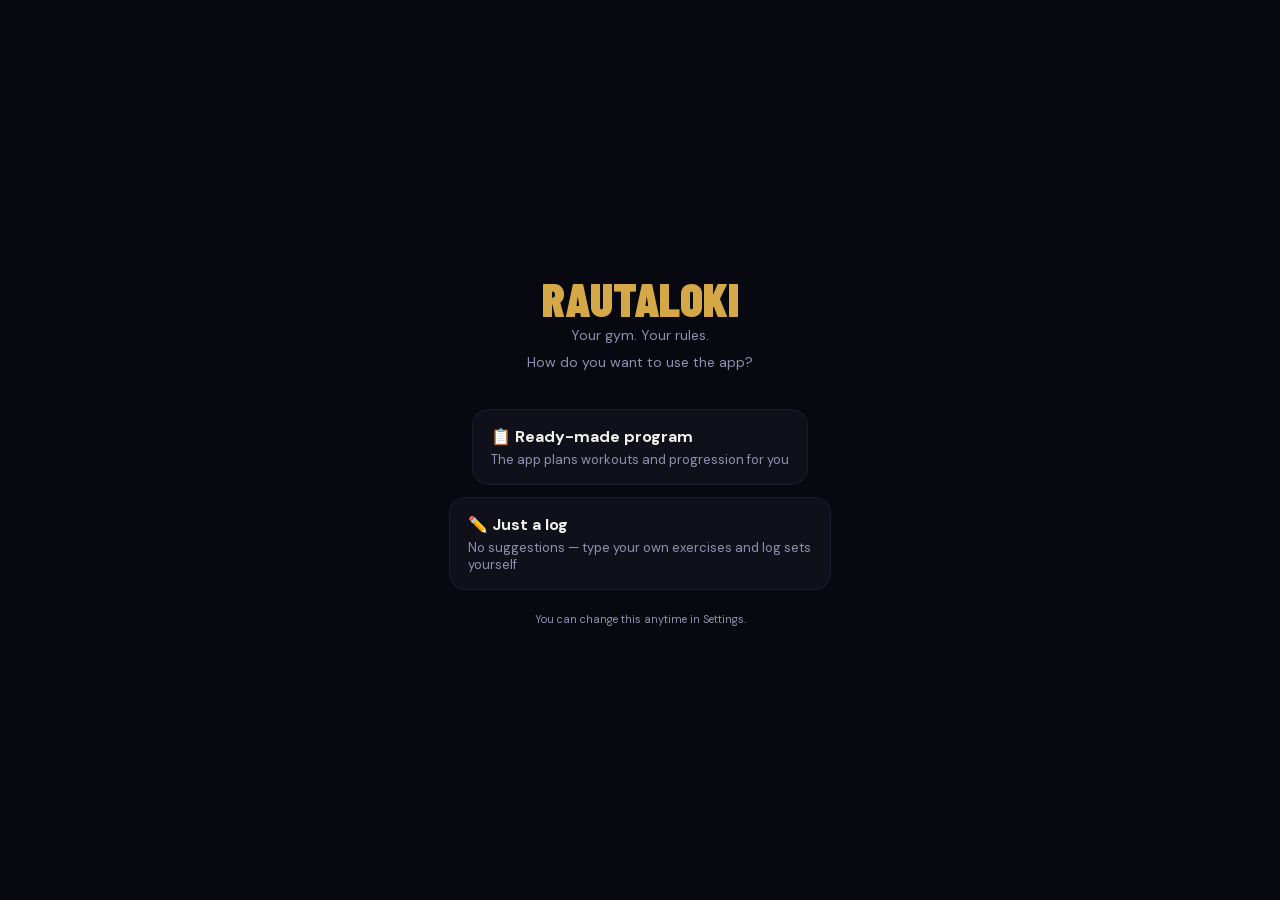
<file: index.html>
<!DOCTYPE html>
<html lang="en">
<head>
<meta charset="UTF-8">
<meta name="viewport" content="width=device-width, initial-scale=1, viewport-fit=cover">
<meta name="apple-mobile-web-app-capable" content="yes">
<meta name="apple-mobile-web-app-status-bar-style" content="black-translucent">
<meta name="apple-mobile-web-app-title" content="Rautaloki">
<meta name="theme-color" content="#080810">
<title>Rautaloki</title>
<link rel="manifest" href="manifest.json">
<link rel="apple-touch-icon" href="icons/apple-touch-icon.png">
<link rel="icon" href="icons/icon-192x192.png">
<link rel="stylesheet" href="styles.css">
</head>
<body>
<div id="app"></div>
<script src="logic.js"></script>
<script src="data.js"></script>
<script src="app.js"></script>
</body>
</html>
</file>
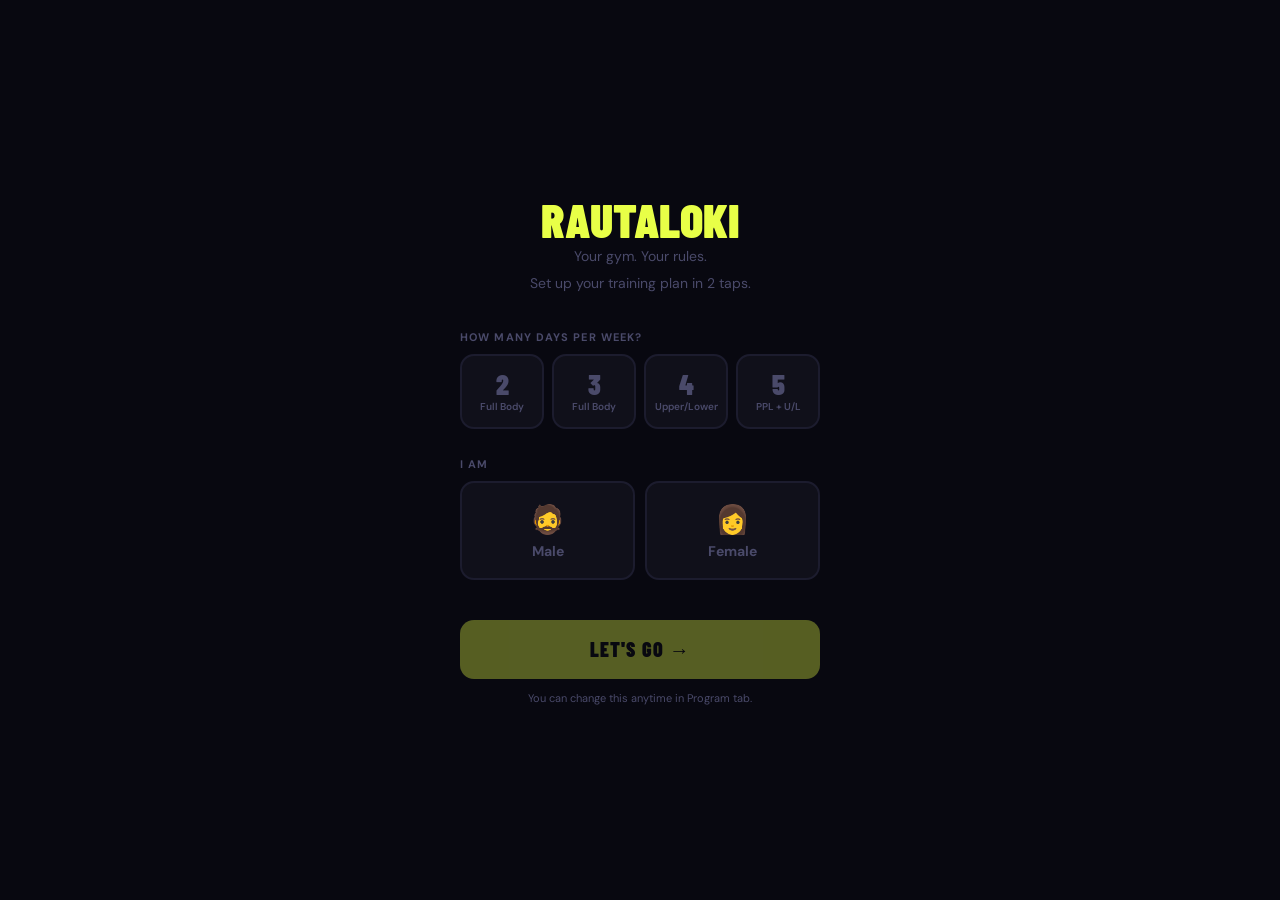
<file: rautaloki.html>
<!DOCTYPE html>
<html lang="en">
<head>
<meta charset="UTF-8">
<meta name="viewport" content="width=device-width, initial-scale=1, viewport-fit=cover">
<meta name="apple-mobile-web-app-capable" content="yes">
<meta name="apple-mobile-web-app-status-bar-style" content="black-translucent">
<meta name="apple-mobile-web-app-title" content="Rautaloki">
<meta name="theme-color" content="#080810">
<title>Rautaloki</title>
<link rel="manifest" href="/manifest.json">
<link rel="apple-touch-icon" href="/icons/apple-touch-icon.png">
<link rel="preconnect" href="https://fonts.googleapis.com">
<link href="https://fonts.googleapis.com/css2?family=Barlow+Condensed:wght@700;800;900&family=DM+Sans:wght@400;500;600;700&display=swap" rel="stylesheet">
<style>
*,*::before,*::after{box-sizing:border-box;margin:0;padding:0;-webkit-tap-highlight-color:transparent}
html,body{height:100%;background:#080810;overscroll-behavior:none}
body{font-family:'DM Sans',sans-serif;color:#f2f0ea;max-width:430px;margin:0 auto}
input[type=number]::-webkit-inner-spin-button,
input[type=number]::-webkit-outer-spin-button{-webkit-appearance:none}
input[type=number]{-moz-appearance:textfield}
button{font-family:'DM Sans',sans-serif;cursor:pointer}
@keyframes slideUp{from{opacity:0;transform:translateY(16px)}to{opacity:1;transform:translateY(0)}}
@keyframes pulse{0%,100%{opacity:1}50%{opacity:.45}}
@keyframes pop{0%{transform:scale(.85);opacity:0}60%{transform:scale(1.08)}100%{transform:scale(1);opacity:1}}
@keyframes fadeIn{from{opacity:0}to{opacity:1}}
.ex-card{animation:slideUp .25s ease both}
.pop-in{animation:pop .35s ease}
.rest-pulse{animation:pulse 1s infinite}
.fade-in{animation:fadeIn .2s ease}
/* Layout */
#app{min-height:100vh}
.page{padding:24px 20px 110px}
.hdr{padding:48px 20px 0;display:flex;justify-content:space-between;align-items:flex-start}
/* Typography */
.logo{font-family:'Barlow Condensed',sans-serif;font-size:18px;font-weight:900;letter-spacing:.15em;color:#e8ff47}
.hdr-sub{font-size:12px;color:#4a4a6a;margin-top:2px}
.h1{font-family:'Barlow Condensed',sans-serif;font-size:42px;font-weight:900;line-height:1;margin-bottom:4px}
.h2{font-family:'Barlow Condensed',sans-serif;font-size:28px;font-weight:800;line-height:1;margin-bottom:12px}
.sub{font-size:13px;color:#4a4a6a;margin-bottom:24px}
.sec-title{font-size:12px;color:#4a4a6a;text-transform:uppercase;letter-spacing:.08em;font-weight:700;margin-bottom:10px}
/* Cards */
.card{background:#10101a;border:1px solid #1c1c2e;border-radius:16px;padding:16px 18px;margin-bottom:10px}
.acard{background:#141420;border:1px solid #e8ff4733;border-radius:16px;padding:16px 18px;margin-bottom:10px}
.scard{background:#0e1a1a;border:1px solid #47ffe833;border-radius:16px;padding:14px 18px;margin-bottom:10px}
/* Stats */
.stats-row{display:grid;grid-template-columns:1fr 1fr 1fr;gap:10px;margin-bottom:28px}
.stat-box{background:#10101a;border:1px solid #1c1c2e;border-radius:14px;padding:14px 10px;text-align:center}
.stat-val{font-family:'Barlow Condensed',sans-serif;font-size:30px;font-weight:900;color:#e8ff47;line-height:1}
.stat-val span{font-size:16px;color:#4a4a6a}
.stat-lbl{font-size:10px;color:#4a4a6a;margin-top:3px;text-transform:uppercase;letter-spacing:.06em}
/* Buttons */
.btn-primary{background:#e8ff47;color:#080810;border:none;border-radius:14px;padding:17px 24px;
  font-family:'Barlow Condensed',sans-serif;font-weight:900;font-size:20px;letter-spacing:.06em;width:100%}
.btn-primary:disabled{opacity:.35;cursor:default}
.btn-ghost{background:transparent;color:#f2f0ea;border:1px solid #1c1c2e;border-radius:14px;
  padding:13px 24px;font-weight:600;font-size:14px;width:100%}
.btn-back{background:none;border:none;color:#e8ff47;font-weight:700;font-size:13px;padding:0}
.btn-tiny{background:transparent;color:#4a4a6a;border:1px solid #1c1c2e;border-radius:8px;padding:6px 12px;font-size:12px}
.btn-swap{background:#1c1c30;border:1px solid #1c1c2e;border-radius:8px;padding:4px 10px;
  color:#4a4a6a;font-size:11px;font-weight:600;white-space:nowrap}
/* Nav */
.nav{position:fixed;bottom:0;left:50%;transform:translateX(-50%);width:100%;max-width:430px;
  background:#0c0c18;border-top:1px solid #1c1c2e;display:flex;
  padding:10px 0 max(22px,env(safe-area-inset-bottom,22px));z-index:100}
.nav-btn{flex:1;background:none;border:none;font-size:10px;font-weight:500;color:#4a4a6a;
  display:flex;flex-direction:column;align-items:center;gap:3px;padding:4px 0;
  letter-spacing:.04em;text-transform:uppercase}
.nav-btn.active{color:#e8ff47;font-weight:700}
/* Tags */
.tag{display:inline-block;background:#1c1c30;border-radius:6px;padding:2px 8px;font-size:11px;color:#4a4a6a;margin-right:4px}
.mtag{display:inline-block;background:#1a1a2e;border-radius:4px;padding:1px 7px;font-size:10px;
  color:#5a5a9a;margin-left:6px;font-weight:600;letter-spacing:.04em;vertical-align:middle}
.badge{display:inline-block;border-radius:99px;padding:2px 10px;font-size:11px;font-weight:700}
/* Progress */
.progress-track{background:#10101a;border-radius:99px;height:5px;margin-bottom:20px;overflow:hidden}
.progress-fill{background:#e8ff47;height:100%;border-radius:99px;transition:width .4s ease}
/* Rest bar */
.rest-bar{position:fixed;bottom:calc(52px + max(22px,env(safe-area-inset-bottom,22px)));left:50%;transform:translateX(-50%);width:100%;max-width:430px;
  background:#0a0a18ee;backdrop-filter:blur(10px);z-index:200;padding:14px 20px;
  display:none;justify-content:space-between;align-items:center;border-top:1px solid #1c1c2e}
.rest-bar.visible{display:flex}
/* Exercise card header */
.ex-header{display:flex;justify-content:space-between;align-items:flex-start;margin-bottom:8px}
.ex-title-area{flex:1}
.ex-title{font-weight:700;font-size:16px;display:flex;align-items:center;flex-wrap:wrap;gap:4px}
.ex-meta{font-size:11px;color:#4a4a6a;margin-top:2px}
.ex-actions{display:flex;gap:6px;align-items:center;margin-left:8px;flex-shrink:0}
.cue-box{background:#0a0a18;border-radius:8px;padding:7px 10px;margin-bottom:10px;
  font-size:11px;color:#5555aa;border-left:2px solid #e8ff4744}
.last-info{font-size:11px;color:#4a4a6a;margin-bottom:10px}
/* Set grid */
.set-grid{display:grid;grid-template-columns:28px 1fr 1fr 52px;gap:6px;align-items:center;margin-bottom:6px}
.set-col-hdr{display:grid;grid-template-columns:28px 1fr 1fr 52px;gap:6px;margin-bottom:6px}
.set-col-hdr span{font-size:10px;color:#4a4a6a;text-align:center;text-transform:uppercase;letter-spacing:.05em}
.set-num{text-align:center;font-size:12px;font-weight:700;color:#4a4a6a}
.set-num.done{color:#e8ff47}
/* Reps button */
.rep-btn{background:#080810;border:1px solid #1c1c2e;border-radius:10px;padding:11px 8px;
  color:#4a4a6a;font-size:15px;width:100%;text-align:center;font-weight:400}
.rep-btn.has-val{color:#f2f0ea;font-weight:700}
.rep-btn.editing{border-color:#ee8877}
.rep-display{background:#e8ff4718;border:1px solid #e8ff4755;border-radius:10px;padding:11px 8px;
  color:#e8ff47;font-weight:700;font-size:15px;text-align:center}
/* KG input */
.kg-inp{background:#080810;border:1px solid #1c1c2e;border-radius:10px;padding:11px 12px;
  color:#f2f0ea;font-size:15px;text-align:center;width:100%}
.kg-inp:focus{border-color:#e8ff47;outline:none}
.kg-inp.editing{border-color:#ee8877}
.kg-display{background:#e8ff4718;border:1px solid #e8ff4755;border-radius:10px;padding:11px 8px;
  color:#e8ff47;font-weight:700;font-size:15px;text-align:center}
/* Action buttons */
.btn-check{background:#e8ff47;border:none;border-radius:10px;padding:11px 0;
  color:#080810;font-weight:800;font-size:13px;width:100%}
.btn-check.dim{opacity:.4;cursor:default}
.btn-emoji{background:none;border:none;font-size:22px;width:100%;text-align:center;padding:4px 0}
/* Swap modal */
.modal-overlay{position:fixed;inset:0;background:#000000cc;z-index:500;
  display:flex;align-items:flex-end;animation:fadeIn .2s ease}
.modal-sheet{background:#12121e;border-radius:20px 20px 0 0;width:100%;max-width:430px;
  margin:0 auto;max-height:75vh;overflow:hidden;display:flex;flex-direction:column}
.modal-hdr{padding:18px 20px 12px;border-bottom:1px solid #1c1c2e;
  display:flex;justify-content:space-between;align-items:center;flex-shrink:0}
.modal-body{overflow-y:auto;padding:12px 16px 24px;-webkit-overflow-scrolling:touch}
.swap-item{padding:12px 14px;border-radius:12px;margin-bottom:8px;cursor:pointer;border:1px solid #1c1c2e}
.swap-item.active{background:#1c1c10;border-color:#e8ff47}
.swap-item.in-use{background:#14141e;opacity:.4;cursor:default}
.swap-item.available{background:#16161e}
.swap-row{display:flex;justify-content:space-between;align-items:center}
.swap-cue{font-size:11px;color:#4a4a7a;margin-top:4px}
/* Block selector */
.block-grid{display:grid;grid-template-columns:1fr 1fr 1fr;gap:6px;margin-bottom:16px}
.block-tab{padding:8px 4px;font-family:'Barlow Condensed',sans-serif;font-weight:900;font-size:13px;
  border-radius:10px;letter-spacing:.02em;line-height:1.2;border:2px solid transparent}
/* Day list */
.day-card{display:flex;justify-content:space-between;align-items:center;cursor:pointer}
.day-arrow{color:#4a4a6a;font-size:18px}
/* Complete */
.complete-center{text-align:center;padding-top:56px;padding-bottom:28px}
/* Misc */
.row{display:flex;justify-content:space-between;align-items:center}
.ex-pill{background:#0a0a18;border-radius:8px;padding:5px 10px;
  display:inline-flex;align-items:center;gap:6px;margin:3px;font-size:12px}
.hint-text{font-size:10px;color:#4a4a6a;text-align:right;margin-bottom:8px;letter-spacing:.03em}
/* Onboarding */
.ob-page{min-height:100vh;display:flex;flex-direction:column;align-items:center;justify-content:center;padding:40px 24px;text-align:center}
.ob-title{font-family:'Barlow Condensed',sans-serif;font-size:48px;font-weight:900;color:#e8ff47;margin-bottom:4px;line-height:1}
.ob-sub{font-size:14px;color:#4a4a6a;margin-bottom:36px;line-height:1.5}
.ob-section{width:100%;max-width:360px;margin-bottom:28px;text-align:left}
.ob-label{font-size:11px;color:#4a4a6a;text-transform:uppercase;letter-spacing:.1em;font-weight:700;margin-bottom:10px}
.ob-options{display:flex;gap:8px;flex-wrap:wrap}
.ob-opt{flex:1;min-width:0;background:#10101a;border:2px solid #1c1c2e;border-radius:14px;padding:14px 8px;
  text-align:center;cursor:pointer;transition:all .15s ease;font-size:14px;font-weight:600;color:#4a4a6a}
.ob-opt:hover{border-color:#4a4a6a}
.ob-opt.selected{border-color:#e8ff47;color:#e8ff47;background:#1c1c10}
.ob-opt .ob-opt-big{font-family:'Barlow Condensed',sans-serif;font-size:28px;font-weight:900;line-height:1;margin-bottom:2px}
.ob-opt .ob-opt-sm{font-size:10px;color:#4a4a6a;margin-top:2px}
.ob-opt.selected .ob-opt-sm{color:#e8ff47aa}
.ob-sex{display:grid;grid-template-columns:1fr 1fr;gap:10px}
.ob-sex .ob-opt{padding:18px 12px}
.ob-sex .ob-opt .ob-emoji{font-size:28px;margin-bottom:4px}
.ob-start{margin-top:12px;width:100%;max-width:360px}
.ob-profile-row{display:flex;gap:8px;align-items:center;justify-content:center;margin-top:8px}
.ob-profile-tag{background:#1c1c30;border-radius:8px;padding:4px 12px;font-size:12px;color:#4a4a6a;cursor:pointer}
.ob-profile-tag:hover{color:#e8ff47;border-color:#e8ff47}
</style>
</head>
<body>
<div id="app"></div>

<script>
// ═══════════════════════════════════════════════════════════════════
// DATA — LIBRARY & BLOCKS
// ═══════════════════════════════════════════════════════════════════
const LIBRARY={
  Quads:[
    {id:"lib_squat",name:"Squat",sets:4,repRange:[6,10],cues:"Full depth, knees track toes, brace hard"},
    {id:"lib_hack_squat",name:"Hack Squat",sets:4,repRange:[8,12],cues:"Feet high on platform, full depth"},
    {id:"lib_leg_press",name:"Leg Press",sets:3,repRange:[10,15],cues:"Shoulder-width feet, don't lock out"},
    {id:"lib_leg_press_n",name:"Leg Press (narrow)",sets:3,repRange:[10,15],cues:"Narrow feet, emphasises outer quad"},
    {id:"lib_leg_ext",name:"Leg Extension",sets:3,repRange:[12,15],cues:"Full range, hard squeeze at top"},
    {id:"lib_split_squat",name:"Bulgarian Split Squat",sets:3,repRange:[8,12],cues:"Front foot forward, torso upright"},
    {id:"lib_lunge",name:"Walking Lunge",sets:3,repRange:[10,14],cues:"Long stride, knee tracks over toes"},
    {id:"lib_goblet_squat",name:"Goblet Squat",sets:3,repRange:[12,15],cues:"Elbows inside knees, chest tall"},
    {id:"lib_step_up",name:"Step-Up",sets:3,repRange:[10,12],cues:"Drive through heel of front foot"},
  ],
  Hamstrings:[
    {id:"lib_deadlift",name:"Deadlift",sets:4,repRange:[5,8],cues:"Lats tight, drive floor away"},
    {id:"lib_rdl",name:"Romanian Deadlift",sets:3,repRange:[8,12],cues:"Push hips back, feel the stretch"},
    {id:"lib_trap_dl",name:"Trap Bar Deadlift",sets:4,repRange:[6,10],cues:"Hips down to start, chest tall"},
    {id:"lib_sumo_dl",name:"Sumo Deadlift",sets:4,repRange:[5,8],cues:"Wide stance, toes out, drive knees out"},
    {id:"lib_leg_curl",name:"Lying Leg Curl",sets:3,repRange:[10,15],cues:"Full ROM, slow 3s eccentric"},
    {id:"lib_seated_curl",name:"Seated Leg Curl",sets:3,repRange:[10,15],cues:"Full stretch, pause at peak"},
    {id:"lib_nordic",name:"Nordic Curl",sets:3,repRange:[6,10],cues:"Slow eccentric, brace core"},
    {id:"lib_good_morning",name:"Good Morning",sets:3,repRange:[10,12],cues:"Soft knees, hinge at hips"},
  ],
  Glutes:[
    {id:"lib_hip_thrust",name:"Hip Thrust",sets:3,repRange:[10,15],cues:"Drive through heels, squeeze at top"},
    {id:"lib_glute_bridge",name:"Barbell Glute Bridge",sets:3,repRange:[12,15],cues:"Feet flat, drive hips to ceiling"},
    {id:"lib_cable_kickback",name:"Cable Kickback",sets:3,repRange:[12,15],cues:"Squeeze glute at top, control down"},
    {id:"lib_abduction",name:"Hip Abduction Machine",sets:3,repRange:[15,20],cues:"Full ROM, don't use momentum"},
  ],
  Calves:[
    {id:"lib_standing_calf",name:"Standing Calf Raise",sets:4,repRange:[12,15],cues:"Full stretch at bottom, pause at top"},
    {id:"lib_seated_calf",name:"Seated Calf Raise",sets:4,repRange:[12,15],cues:"Loaded stretch, pause at top"},
    {id:"lib_leg_press_calf",name:"Leg Press Calf Raise",sets:3,repRange:[15,20],cues:"Toes on edge, full ROM"},
  ],
  Chest:[
    {id:"lib_bench",name:"Bench Press",sets:4,repRange:[8,12],cues:"1s pause at chest, drive through heels"},
    {id:"lib_incline_db",name:"Incline DB Press",sets:3,repRange:[10,15],cues:"Elbows 45°, feel upper chest stretch"},
    {id:"lib_db_bench",name:"DB Bench Press",sets:4,repRange:[8,12],cues:"Greater ROM than barbell, stretch at bottom"},
    {id:"lib_cable_fly",name:"Cable Fly",sets:3,repRange:[12,15],cues:"Slight elbow bend, hard squeeze at center"},
    {id:"lib_pec_deck",name:"Pec Deck",sets:3,repRange:[12,15],cues:"Control the opening, squeeze at center"},
    {id:"lib_db_pullover",name:"DB Pullover",sets:3,repRange:[12,15],cues:"Feel rib cage expand, lats and chest stretch"},
    {id:"lib_dips",name:"Dips (chest focus)",sets:3,repRange:[8,12],cues:"Lean forward, elbows flared slightly"},
    {id:"lib_pushup_weighted",name:"Weighted Push-Up",sets:3,repRange:[10,15],cues:"Weight plate on back, full ROM"},
    {id:"lib_low_cable_fly",name:"Low-to-High Cable Fly",sets:3,repRange:[12,15],cues:"Pull upward arc, squeeze upper chest"},
  ],
  Back:[
    {id:"lib_cable_row",name:"Cable Row",sets:4,repRange:[8,12],cues:"Pull to lower chest, squeeze shoulder blades"},
    {id:"lib_db_row",name:"DB Row",sets:4,repRange:[8,12],cues:"Elbow close to body, full stretch"},
    {id:"lib_chest_row",name:"Chest-Supported Row",sets:4,repRange:[8,12],cues:"Chest on pad, pull elbows hard"},
    {id:"lib_lat_pull",name:"Lat Pulldown",sets:3,repRange:[10,15],cues:"Lean back slightly, pull to upper chest"},
    {id:"lib_pullup",name:"Pull-Up / Chin-Up",sets:3,repRange:[6,12],cues:"Dead hang start, chin over bar"},
    {id:"lib_sa_cable_row",name:"Single-Arm Cable Row",sets:4,repRange:[8,12],cues:"Full rotation, stretch then row to hip"},
    {id:"lib_pullover_cable",name:"Cable Straight-Arm Pullover",sets:3,repRange:[12,15],cues:"Slight elbow bend, feel lats at top"},
    {id:"lib_bb_row",name:"Barbell Row",sets:4,repRange:[6,10],cues:"Hinge 45°, pull to belly button"},
    {id:"lib_tbar_row",name:"T-Bar Row",sets:4,repRange:[8,12],cues:"Neutral grip, chest tall, squeeze"},
  ],
  Shoulders:[
    {id:"lib_ohp",name:"Overhead Press",sets:4,repRange:[6,10],cues:"Straight bar path, brace core"},
    {id:"lib_db_ohp",name:"DB Shoulder Press",sets:4,repRange:[8,12],cues:"Neutral grip, full lockout"},
    {id:"lib_lat_raise",name:"Lateral Raise",sets:3,repRange:[15,20],cues:"Lead with elbows, slight forward lean"},
    {id:"lib_cable_raise",name:"Cable Lateral Raise",sets:3,repRange:[15,20],cues:"Elbow leads, don't shrug"},
    {id:"lib_face_pull",name:"Face Pull",sets:3,repRange:[15,20],cues:"Pull to forehead, external rotate"},
    {id:"lib_rear_delt",name:"Rear Delt Fly",sets:3,repRange:[15,20],cues:"Lead with elbows, avoid traps"},
    {id:"lib_upright_row",name:"Upright Row",sets:3,repRange:[10,15],cues:"Wide grip, elbows high, cable preferred"},
    {id:"lib_arnold_press",name:"Arnold Press",sets:3,repRange:[10,12],cues:"Rotate palm out as you press"},
  ],
  Biceps:[
    {id:"lib_bb_curl",name:"Barbell Curl",sets:3,repRange:[10,15],cues:"No swinging, full ROM"},
    {id:"lib_hammer",name:"Hammer Curl",sets:3,repRange:[10,15],cues:"Neutral grip, no swinging"},
    {id:"lib_incline_curl",name:"Incline DB Curl",sets:3,repRange:[10,15],cues:"Arms behind torso for extra stretch"},
    {id:"lib_spider_curl",name:"Spider Curl",sets:3,repRange:[10,15],cues:"Chest on incline, elbows forward"},
    {id:"lib_cable_curl",name:"Cable Curl",sets:3,repRange:[12,15],cues:"Constant tension, squeeze at top"},
    {id:"lib_conc_curl",name:"Concentration Curl",sets:3,repRange:[12,15],cues:"Elbow on inner thigh, strict form"},
    {id:"lib_reverse_curl",name:"Reverse Curl",sets:3,repRange:[10,15],cues:"Overhand grip, targets brachialis"},
  ],
  Triceps:[
    {id:"lib_skull",name:"Skullcrusher",sets:3,repRange:[10,15],cues:"Upper arms vertical, full extension"},
    {id:"lib_pushdown",name:"Cable Pushdown",sets:3,repRange:[12,15],cues:"Elbows locked at sides, full extension"},
    {id:"lib_overhead_tri",name:"Overhead Tricep Extension",sets:3,repRange:[10,15],cues:"Elbows forward, stretch at bottom"},
    {id:"lib_dips_tri",name:"Tricep Dips",sets:3,repRange:[8,12],cues:"Upright torso, elbows close"},
    {id:"lib_kickback",name:"DB Kickback",sets:3,repRange:[12,15],cues:"Upper arm parallel to floor, full extension"},
    {id:"lib_close_bench",name:"Close-Grip Bench Press",sets:3,repRange:[8,12],cues:"Hands shoulder-width, elbows tight"},
  ],
};

// ═══════════════════════════════════════════════════════════════════
// STORAGE (must be first — everything else depends on ls)
// ═══════════════════════════════════════════════════════════════════
const SK={weights:"il_weights",history:"il_history",nextDay:"il_nextDay",blockStart:"il_blockStart",blockIdx:"il_blockIdx"};
const ls={
  get(k){try{const v=localStorage.getItem(k);return v?JSON.parse(v):null;}catch{return null;}},
  set(k,v){try{localStorage.setItem(k,JSON.stringify(v));}catch{}}
};

// ═══════════════════════════════════════════════════════════════════
// PROFILE
// ═══════════════════════════════════════════════════════════════════
function getProfile(){return ls.get("il_profile")||null;}
function saveProfile(p){ls.set("il_profile",p);}
function getSettings(){return ls.get("il_settings")||{restSeconds:90};}
function saveSetting(key,val){const s=getSettings();s[key]=val;ls.set("il_settings",s);}
function getRestDuration(){const s=getSettings();return s.restSeconds!==undefined?s.restSeconds:90;}

// ═══════════════════════════════════════════════════════════════════
// I18N — Language / Kieli
// ═══════════════════════════════════════════════════════════════════
function getLang(){return getSettings().lang||'en';}
function setLang(lang){saveSetting('lang',lang);document.documentElement.lang=lang;render();}
function t(key){return(T[getLang()]||T.en)[key]||T.en[key]||key;}

const T={
en:{
// Exercise names
lib_squat:"Squat",lib_hack_squat:"Hack Squat",lib_leg_press:"Leg Press",lib_leg_press_n:"Leg Press (narrow)",
lib_leg_ext:"Leg Extension",lib_split_squat:"Bulgarian Split Squat",lib_lunge:"Walking Lunge",lib_goblet_squat:"Goblet Squat",
lib_step_up:"Step-Up",lib_deadlift:"Deadlift",lib_rdl:"Romanian Deadlift",lib_trap_dl:"Trap Bar Deadlift",
lib_sumo_dl:"Sumo Deadlift",lib_leg_curl:"Lying Leg Curl",lib_seated_curl:"Seated Leg Curl",lib_nordic:"Nordic Curl",
lib_good_morning:"Good Morning",lib_hip_thrust:"Hip Thrust",lib_glute_bridge:"Barbell Glute Bridge",
lib_cable_kickback:"Cable Kickback",lib_abduction:"Hip Abduction Machine",lib_standing_calf:"Standing Calf Raise",
lib_seated_calf:"Seated Calf Raise",lib_leg_press_calf:"Leg Press Calf Raise",lib_bench:"Bench Press",
lib_incline_db:"Incline DB Press",lib_db_bench:"DB Bench Press",lib_cable_fly:"Cable Fly",lib_pec_deck:"Pec Deck",
lib_db_pullover:"DB Pullover",lib_dips:"Dips (chest focus)",lib_pushup_weighted:"Weighted Push-Up",
lib_low_cable_fly:"Low-to-High Cable Fly",lib_cable_row:"Cable Row",lib_db_row:"DB Row",
lib_chest_row:"Chest-Supported Row",lib_lat_pull:"Lat Pulldown",lib_pullup:"Pull-Up / Chin-Up",
lib_sa_cable_row:"Single-Arm Cable Row",lib_pullover_cable:"Cable Straight-Arm Pullover",lib_bb_row:"Barbell Row",
lib_tbar_row:"T-Bar Row",lib_ohp:"Overhead Press",lib_db_ohp:"DB Shoulder Press",lib_lat_raise:"Lateral Raise",
lib_cable_raise:"Cable Lateral Raise",lib_face_pull:"Face Pull",lib_rear_delt:"Rear Delt Fly",
lib_upright_row:"Upright Row",lib_arnold_press:"Arnold Press",lib_bb_curl:"Barbell Curl",lib_hammer:"Hammer Curl",
lib_incline_curl:"Incline DB Curl",lib_spider_curl:"Spider Curl",lib_cable_curl:"Cable Curl",
lib_conc_curl:"Concentration Curl",lib_reverse_curl:"Reverse Curl",lib_skull:"Skullcrusher",
lib_pushdown:"Cable Pushdown",lib_overhead_tri:"Overhead Tricep Extension",lib_dips_tri:"Tricep Dips",
lib_kickback:"DB Kickback",lib_close_bench:"Close-Grip Bench Press",
// Cues
cue_lib_squat:"Full depth, knees track toes, brace hard",
cue_lib_hack_squat:"Feet high on platform, full depth",
cue_lib_leg_press:"Shoulder-width feet, don't lock out",
cue_lib_leg_press_n:"Narrow feet, emphasises outer quad",
cue_lib_leg_ext:"Full range, hard squeeze at top",
cue_lib_split_squat:"Front foot forward, torso upright",
cue_lib_lunge:"Long stride, knee tracks over toes",
cue_lib_goblet_squat:"Elbows inside knees, chest tall",
cue_lib_step_up:"Drive through heel of front foot",
cue_lib_deadlift:"Lats tight, drive floor away",
cue_lib_rdl:"Push hips back, feel the stretch",
cue_lib_trap_dl:"Hips down to start, chest tall",
cue_lib_sumo_dl:"Wide stance, toes out, drive knees out",
cue_lib_leg_curl:"Full ROM, slow 3s eccentric",
cue_lib_seated_curl:"Full stretch, pause at peak",
cue_lib_nordic:"Slow eccentric, brace core",
cue_lib_good_morning:"Soft knees, hinge at hips",
cue_lib_hip_thrust:"Drive through heels, squeeze at top",
cue_lib_glute_bridge:"Feet flat, drive hips to ceiling",
cue_lib_cable_kickback:"Squeeze glute at top, control down",
cue_lib_abduction:"Full ROM, don't use momentum",
cue_lib_standing_calf:"Full stretch at bottom, pause at top",
cue_lib_seated_calf:"Loaded stretch, pause at top",
cue_lib_leg_press_calf:"Toes on edge, full ROM",
cue_lib_bench:"1s pause at chest, drive through heels",
cue_lib_incline_db:"Elbows 45°, feel upper chest stretch",
cue_lib_db_bench:"Greater ROM than barbell, stretch at bottom",
cue_lib_cable_fly:"Slight elbow bend, hard squeeze at center",
cue_lib_pec_deck:"Control the opening, squeeze at center",
cue_lib_db_pullover:"Feel rib cage expand, lats and chest stretch",
cue_lib_dips:"Lean forward, elbows flared slightly",
cue_lib_pushup_weighted:"Weight plate on back, full ROM",
cue_lib_low_cable_fly:"Pull upward arc, squeeze upper chest",
cue_lib_cable_row:"Pull to lower chest, squeeze shoulder blades",
cue_lib_db_row:"Elbow close to body, full stretch",
cue_lib_chest_row:"Chest on pad, pull elbows hard",
cue_lib_lat_pull:"Lean back slightly, pull to upper chest",
cue_lib_pullup:"Dead hang start, chin over bar",
cue_lib_sa_cable_row:"Full rotation, stretch then row to hip",
cue_lib_pullover_cable:"Slight elbow bend, feel lats at top",
cue_lib_bb_row:"Hinge 45°, pull to belly button",
cue_lib_tbar_row:"Neutral grip, chest tall, squeeze",
cue_lib_ohp:"Straight bar path, brace core",
cue_lib_db_ohp:"Neutral grip, full lockout",
cue_lib_lat_raise:"Lead with elbows, slight forward lean",
cue_lib_cable_raise:"Elbow leads, don't shrug",
cue_lib_face_pull:"Pull to forehead, external rotate",
cue_lib_rear_delt:"Lead with elbows, avoid traps",
cue_lib_upright_row:"Wide grip, elbows high, cable preferred",
cue_lib_arnold_press:"Rotate palm out as you press",
cue_lib_bb_curl:"No swinging, full ROM",
cue_lib_hammer:"Neutral grip, no swinging",
cue_lib_incline_curl:"Arms behind torso for extra stretch",
cue_lib_spider_curl:"Chest on incline, elbows forward",
cue_lib_cable_curl:"Constant tension, squeeze at top",
cue_lib_conc_curl:"Elbow on inner thigh, strict form",
cue_lib_reverse_curl:"Overhand grip, targets brachialis",
cue_lib_skull:"Upper arms vertical, full extension",
cue_lib_pushdown:"Elbows locked at sides, full extension",
cue_lib_overhead_tri:"Elbows forward, stretch at bottom",
cue_lib_dips_tri:"Upright torso, elbows close",
cue_lib_kickback:"Upper arm parallel to floor, full extension",
cue_lib_close_bench:"Hands shoulder-width, elbows tight",
// Muscle groups
muscle_Quads:"Quads",muscle_Hamstrings:"Hamstrings",muscle_Glutes:"Glutes",muscle_Calves:"Calves",
muscle_Chest:"Chest",muscle_Back:"Back",muscle_Shoulders:"Shoulders",muscle_Biceps:"Biceps",muscle_Triceps:"Triceps",
// Block themes
"theme_Barbell Compounds":"Barbell Compounds","theme_Dumbbell & Machine":"Dumbbell & Machine",
"theme_Strength Focus":"Strength Focus","theme_Volume & Isolation":"Volume & Isolation",
"theme_Power & Strength":"Power & Strength","theme_Isolation & Volume":"Isolation & Volume",
"theme_Cable & Unilateral":"Cable & Unilateral","theme_Hybrid Strength–Hypertrophy":"Hybrid Strength–Hypertrophy",
"theme_Barbell Foundation":"Barbell Foundation","theme_Dumbbell & Cable":"Dumbbell & Cable",
"theme_Strength Phase":"Strength Phase","theme_Volume & Pump":"Volume & Pump",
// Day labels
"day_Full Body A":"Full Body A","day_Full Body B":"Full Body B","day_Full Body C":"Full Body C",
"day_Upper A":"Upper A","day_Upper B":"Upper B","day_Lower A":"Lower A","day_Lower B":"Lower B",
"day_Push":"Push","day_Pull":"Pull","day_Legs":"Legs","day_Upper":"Upper","day_Lower":"Lower",
// Day focuses
"focus_Squat · Push · Pull · Arms":"Squat · Push · Pull · Arms",
"focus_Hinge · Press · Row · Glutes":"Hinge · Press · Row · Glutes",
"focus_Machine Legs · DB Push · Pull":"Machine Legs · DB Push · Pull",
"focus_Hinge · Shoulders · Back · Iso":"Hinge · Shoulders · Back · Iso",
"focus_Heavy Squat · Bench · Row":"Heavy Squat · Bench · Row",
"focus_Heavy Hinge · OHP · Pull":"Heavy Hinge · OHP · Pull",
"focus_High-Rep Legs · Push · Pull":"High-Rep Legs · Push · Pull",
"focus_High-Rep Hinge · Shoulders · Arms":"High-Rep Hinge · Shoulders · Arms",
"focus_Squat · Push · Pull":"Squat · Push · Pull",
"focus_Hinge · Vertical Push · Triceps":"Hinge · Vertical Push · Triceps",
"focus_Unilateral · Arms · Glutes":"Unilateral · Arms · Glutes",
"focus_Heavy Squat · Push · Pull":"Heavy Squat · Push · Pull",
"focus_Heavy Hinge · OHP · Row":"Heavy Hinge · OHP · Row",
"focus_Unilateral · Strength · Glutes":"Unilateral · Strength · Glutes",
"focus_High-Rep Squat · Push · Pull":"High-Rep Squat · Push · Pull",
"focus_Unilateral · Pump · Glutes":"Unilateral · Pump · Glutes",
"focus_Unilateral Squat · Cable Push/Pull":"Unilateral Squat · Cable Push/Pull",
"focus_Hinge · Press · Row · Triceps":"Hinge · Press · Row · Triceps",
"focus_Unilateral · Pump · Calves":"Unilateral · Pump · Calves",
"focus_Hinge · OHP · Row · Triceps":"Hinge · OHP · Row · Triceps",
"focus_Horizontal Push/Pull":"Horizontal Push/Pull",
"focus_Squat · Glutes · Hamstrings":"Squat · Glutes · Hamstrings",
"focus_Vertical Push/Pull · Arms":"Vertical Push/Pull · Arms",
"focus_Hinge · Unilateral · Calves":"Hinge · Unilateral · Calves",
"focus_DB Press · Machine Row":"DB Press · Machine Row",
"focus_Machine Squat · Glutes":"Machine Squat · Glutes",
"focus_DB Shoulders · Cable Work":"DB Shoulders · Cable Work",
"focus_Hinge · Unilateral":"Hinge · Unilateral",
"focus_Heavy Bench · Row":"Heavy Bench · Row",
"focus_Heavy Squat · Glutes":"Heavy Squat · Glutes",
"focus_Heavy OHP · Pull":"Heavy OHP · Pull",
"focus_Heavy Hinge · Unilateral":"Heavy Hinge · Unilateral",
"focus_Push Volume":"Push Volume",
"focus_Quad & Glute Volume":"Quad & Glute Volume",
"focus_Pull Volume · Arms":"Pull Volume · Arms",
"focus_Hinge Volume · Unilateral":"Hinge Volume · Unilateral",
"focus_Chest · Shoulders · Triceps":"Chest · Shoulders · Triceps",
"focus_Back · Biceps · Rear Delts":"Back · Biceps · Rear Delts",
"focus_Squat · Hinge · Glutes · Calves":"Squat · Hinge · Glutes · Calves",
"focus_Compound Push/Pull · Arms":"Compound Push/Pull · Arms",
"focus_DB Press · Flies · Delts":"DB Press · Flies · Delts",
"focus_Rows · Pulldowns · Curls":"Rows · Pulldowns · Curls",
"focus_Machine Squat · Glutes · Hams":"Machine Squat · Glutes · Hams",
"focus_Press · Row · Accessories":"Press · Row · Accessories",
"focus_Hinge · Unilateral · Glutes":"Hinge · Unilateral · Glutes",
"focus_Heavy Press · Shoulders":"Heavy Press · Shoulders",
"focus_Heavy Row · Pull-Up":"Heavy Row · Pull-Up",
"focus_Heavy Squat · Deadlift":"Heavy Squat · Deadlift",
"focus_Strength Accessories":"Strength Accessories",
"focus_High-Rep Chest · Delts":"High-Rep Chest · Delts",
"focus_High-Rep Rows · Curls":"High-Rep Rows · Curls",
"focus_High-Rep Quads · Glutes":"High-Rep Quads · Glutes",
"focus_Pump Push/Pull · Arms":"Pump Push/Pull · Arms",
"focus_Volume Hinge · Unilateral":"Volume Hinge · Unilateral",
// Navigation
nav_home:"Home",nav_log:"Log",nav_program:"Program",nav_settings:"Settings",
// Home view
home_ready:"Ready to<br>build?",home_days_week:"days/week.",home_full_body:"Full body.",home_split:"Split training.",
home_blocks_variation:"blocks of variation.",stat_sessions:"Sessions",stat_this_week:"This week",stat_to_swap:"To swap",
home_up_next:"UP NEXT",home_day:"DAY",home_start:"START WORKOUT →",
home_block_swap_in:"BLOCK SWAP IN",home_session:"SESSION",home_sessions:"SESSIONS",
home_coming_up:"Coming up:",home_sessions_left:"sessions left",home_session_left:"session left",
home_next:"NEXT",home_all_days:"All days —",
// Workout view
workout_sets_done:"SETS DONE",workout_finish:"✓ FINISH WORKOUT",workout_complete_all:"Complete all sets to finish",
workout_quit:"Quit without completing",workout_rest:"REST",workout_skip:"SKIP",workout_load:"↑ LOAD",
workout_swap:"⇄ Swap",workout_sets:"sets",workout_reps:"reps",workout_last:"Last:",workout_try:"→ try",
workout_col_reps:"Reps ↕",workout_col_set:"#",workout_col_kg:"kg",
workout_hint_edit:"Double-tap 💪🏻 to edit a set",workout_swap_title:"Swap Exercise",
workout_muscle:"Muscle:",workout_current:"current",workout_in_use:"in use",workout_cancel:"Cancel workout?",
// Complete view
complete_done:"DONE!",complete_min:"min",stat_duration:"Duration",stat_exercises:"Exercises",
stat_volume:"kg Vol.",complete_switch:"Block Switch!",complete_now_starting:"Now starting",
complete_up_next:"Up next",complete_back:"← BACK TO HOME",
// History view
history_title:"History",history_empty:"No sessions yet. Start today! 💪",
history_ex:"ex",history_vol:"vol.",history_partial:"partial",
// Program view
program_title:"The Program",program_full_body:"FULL BODY",program_split:"SPLIT",
program_per_week:"×/WEEK",program_blocks:"BLOCKS",
program_desc_1:"training blocks that auto-swap every",program_desc_2:"sessions.",
program_desc_swap:"Tap ⇄ Swap during any workout to replace an unavailable exercise.",
program_sessions_until:"sessions until",program_session_until:"session until",program_active:"Active now",
// Settings view
settings_title:"Settings",settings_language:"Language",settings_rest:"Rest Timer",
settings_rest_desc:"Time between sets after marking done",settings_rest_off:"Off",settings_setup:"Your Setup",
settings_per_week:"per week",settings_female:"Female",settings_male:"Male",
settings_full_body:"Full Body",settings_split:"Split",settings_program:"program",
settings_change:"CHANGE",settings_how_to:"How to Use",settings_data:"Data",
settings_reset:"Reset All Data",settings_reset_warn:"Clears all history, weights, and settings. Cannot be undone.",
settings_how_1:"Tap a rep number",settings_how_1b:"to cycle through the rep range (starts at top, counts down).",
settings_how_2:"Enter weight in kg",settings_how_2b:"— filling one set auto-fills forward to all undone sets.",
settings_how_3:"Tap ✓",settings_how_3b:"to mark a set done. A rest timer starts automatically.",
settings_how_4:"Double-tap 💪🏻",settings_how_4b:"on a completed set to edit it.",
settings_how_5:"⇄ Swap",settings_how_5b:"lets you swap any exercise for another in the same muscle group.",
settings_how_6:"↑ LOAD",settings_how_6b:"means you hit top reps last time — try adding 2.5% weight.",
settings_how_7:"Quit without completing",settings_how_7b:"saves your done sets to history.",
// Onboarding view
ob_tagline:"Your gym. Your rules.",ob_subtitle:"Set up your training plan in 2 taps.",
ob_freq:"How many days per week?",ob_iam:"I am",ob_full_body:"Full Body",ob_upper_lower:"Upper/Lower",
ob_ppl:"PPL + U/L",ob_male:"Male",ob_female:"Female",ob_start:"LET'S GO →",
ob_change_later:"You can change this anytime in Program tab.",
// Quit modal
quit_title:"Quit workout?",quit_save_info:"Completed sets will be saved to your history.",
quit_confirm:"YEAH, I'M OUT",quit_keep:"KEEP GOING 💪",
// Confirm dialogs
confirm_reset_profile:"Reset your profile? Your workout history and weights will be kept, but the program will be regenerated.",
confirm_clear_1:"This will permanently delete ALL your workout history, saved weights, and settings. Are you sure?",
confirm_clear_2:"Really? This cannot be undone.",
// Block label
block_label:"Block",
},
fi:{
// Exercise names
lib_squat:"Kyykky",lib_hack_squat:"Hack-kyykky",lib_leg_press:"Jalkaprässi",lib_leg_press_n:"Jalkaprässi (kapea)",
lib_leg_ext:"Polven ojennus",lib_split_squat:"Bulgarialainen askelkyykky",lib_lunge:"Kävelyaskelkyykky",
lib_goblet_squat:"Goblet-kyykky",lib_step_up:"Penkille nousu",lib_deadlift:"Maastaveto",
lib_rdl:"Romania-maastaveto",lib_trap_dl:"Maastaveto trap-tangolla",lib_sumo_dl:"Sumomaastaveto",
lib_leg_curl:"Jalkakoukistus maaten",lib_seated_curl:"Jalkakoukistus istuen",
lib_nordic:"Pohjoismainen takareisikoukistus",lib_good_morning:"Hyvää huomenta -liike",
lib_hip_thrust:"Lantionnosto",lib_glute_bridge:"Pakarasilta tangolla",lib_cable_kickback:"Pakarapotku taljassa",
lib_abduction:"Lonkan loitonnus koneella",lib_standing_calf:"Pohjenousu seisten",
lib_seated_calf:"Pohjenousu istuen",lib_leg_press_calf:"Pohjenousu jalkaprässissä",
lib_bench:"Penkkipunnerrus",lib_incline_db:"Vinopenkkipunnerrus käsipainoilla",
lib_db_bench:"Penkkipunnerrus käsipainolla",lib_cable_fly:"Ristitaljapunnerrus",lib_pec_deck:"Pec deck",
lib_db_pullover:"Pullover käsipainolla",lib_dips:"Dippi (rinta)",lib_pushup_weighted:"Etunojapunnerrus lisäpainolla",
lib_low_cable_fly:"Ristitaljavipunosto alhaalta",lib_cable_row:"Alataljasoutu",
lib_db_row:"Kulmasoutu käsipainolla",lib_chest_row:"Rintanojasoutu",lib_lat_pull:"Ylätaljaveto",
lib_pullup:"Leuanveto myötä-/vastaotteella",lib_sa_cable_row:"Taljasoutu yhdellä kädellä",
lib_pullover_cable:"Suorin käsin veto taljassa",lib_bb_row:"Kulmasoutu tangolla",lib_tbar_row:"T-tankosoutu",
lib_ohp:"Pystypunnerrus tangolla",lib_db_ohp:"Pystypunnerrus käsipainoilla",lib_lat_raise:"Vipunosto sivulle",
lib_cable_raise:"Vipunosto sivulle taljassa",lib_face_pull:"Face pull",lib_rear_delt:"Vipunosto taakse",
lib_upright_row:"Pystysoutu",lib_arnold_press:"Arnold-punnerrus",lib_bb_curl:"Hauiskääntö tangolla",
lib_hammer:"Vasarakääntö",lib_incline_curl:"Hauiskääntö vinopenkillä",lib_spider_curl:"Spider-kääntö",
lib_cable_curl:"Hauiskääntö taljassa",lib_conc_curl:"Concentration Curl",
lib_reverse_curl:"Hauiskääntö myötäotteella",lib_skull:"Ranskalainen punnerrus",
lib_pushdown:"Ojentajapunnerrus taljassa",lib_overhead_tri:"Ojentajapunnerrus pään yläpuolelta",
lib_dips_tri:"Dippi (ojentajat)",lib_kickback:"Ojentajapotku käsipainolla",
lib_close_bench:"Kapea penkkipunnerrus",
// Cues
cue_lib_squat:"Täysi syvyys, polvet varpaiden suuntaan, keskivartalo tiukkana",
cue_lib_hack_squat:"Jalat ylös alustalla, täysi syvyys",
cue_lib_leg_press:"Jalat hartianlevyisesti, älä lukitse polvia",
cue_lib_leg_press_n:"Kapea asento, korostaa ulompaa etureidettä",
cue_lib_leg_ext:"Täysi liikerata, purista ylhäällä",
cue_lib_split_squat:"Etummainen jalka eteen, ylävartalo pystyyn",
cue_lib_lunge:"Pitkä askel, polvi varpaiden suuntaan",
cue_lib_goblet_squat:"Kyynärpäät polvien sisäpuolelle, rinta ylös",
cue_lib_step_up:"Ponnista etummaisen jalan kantapäällä",
cue_lib_deadlift:"Leveät tiukkana, työnnä lattia pois",
cue_lib_rdl:"Työnnä lantio taakse, tunne venytys",
cue_lib_trap_dl:"Lantio alas alkuasennossa, rinta ylös",
cue_lib_sumo_dl:"Leveä asento, varpaat ulos, polvet auki",
cue_lib_leg_curl:"Täysi liikerata, hidas 3s jarruttava",
cue_lib_seated_curl:"Täysi venytys, tauko ylhäällä",
cue_lib_nordic:"Hidas jarruttava, keskivartalo tiukkana",
cue_lib_good_morning:"Polvet hieman koukussa, taita lantiosta",
cue_lib_hip_thrust:"Ponnista kantapäillä, purista ylhäällä",
cue_lib_glute_bridge:"Jalat tasaisesti, työnnä lantio kohti kattoa",
cue_lib_cable_kickback:"Purista pakara ylhäällä, hallittu lasku",
cue_lib_abduction:"Täysi liikerata, älä käytä vauhtia",
cue_lib_standing_calf:"Täysi venytys alhaalla, tauko ylhäällä",
cue_lib_seated_calf:"Painotettu venytys, tauko ylhäällä",
cue_lib_leg_press_calf:"Varpaat reunalla, täysi liikerata",
cue_lib_bench:"1s tauko rinnalla, ponnista kantapäillä",
cue_lib_incline_db:"Kyynärpäät 45°, tunne ylärinnan venytys",
cue_lib_db_bench:"Suurempi liikerata kuin tangolla, venytys alhaalla",
cue_lib_cable_fly:"Kevyt kyynärpään koukistus, purista keskellä",
cue_lib_pec_deck:"Hallitse avaus, purista keskellä",
cue_lib_db_pullover:"Tunne rintakehän avautuvan, leveät ja rinta venyvät",
cue_lib_dips:"Nojaa eteenpäin, kyynärpäät hieman auki",
cue_lib_pushup_weighted:"Painolevy selkään, täysi liikerata",
cue_lib_low_cable_fly:"Vedä ylöspäin kaarella, purista ylärintaa",
cue_lib_cable_row:"Vedä alavatsaan, purista lapaluut yhteen",
cue_lib_db_row:"Kyynärpää lähellä vartaloa, täysi venytys",
cue_lib_chest_row:"Rinta tyynyä vasten, vedä kyynärpäistä",
cue_lib_lat_pull:"Nojaa hieman taakse, vedä ylärintaan",
cue_lib_pullup:"Aloita suorista käsistä, leuka tangon yli",
cue_lib_sa_cable_row:"Täysi kierto, venytä ja soutu lantioon",
cue_lib_pullover_cable:"Kevyt kyynärpään koukistus, tunne leveät ylhäällä",
cue_lib_bb_row:"Taita 45°, vedä napaan",
cue_lib_tbar_row:"Neutraali ote, rinta ylös, purista",
cue_lib_ohp:"Suora tangon rata, keskivartalo tiukkana",
cue_lib_db_ohp:"Neutraali ote, täysi ojennus",
cue_lib_lat_raise:"Johda kyynärpäillä, kevyt eteen nojaus",
cue_lib_cable_raise:"Kyynärpää johtaa, älä kohota olkapäitä",
cue_lib_face_pull:"Vedä otsalle, ulkokierto",
cue_lib_rear_delt:"Johda kyynärpäillä, vältä epäkäslihasta",
cue_lib_upright_row:"Leveä ote, kyynärpäät ylös, talja suositeltava",
cue_lib_arnold_press:"Kierrä kämmen ulos punnerruksen aikana",
cue_lib_bb_curl:"Ei heilumista, täysi liikerata",
cue_lib_hammer:"Neutraali ote, ei heilumista",
cue_lib_incline_curl:"Kädet vartalon takana lisävenytystä varten",
cue_lib_spider_curl:"Rinta vinopenkillä, kyynärpäät eteen",
cue_lib_cable_curl:"Jatkuva jännitys, purista ylhäällä",
cue_lib_conc_curl:"Kyynärpää sisäreidellä, tarkka tekniikka",
cue_lib_reverse_curl:"Myötäote, kohdistuu olkavarseen",
cue_lib_skull:"Olkavarret pystysuoraan, täysi ojennus",
cue_lib_pushdown:"Kyynärpäät kiinni kyljissä, täysi ojennus",
cue_lib_overhead_tri:"Kyynärpäät eteen, venytys alhaalla",
cue_lib_dips_tri:"Pysty ylävartalo, kyynärpäät lähellä",
cue_lib_kickback:"Olkavarsi lattian suuntaisesti, täysi ojennus",
cue_lib_close_bench:"Kädet hartianlevyisesti, kyynärpäät tiukasti",
// Muscle groups
muscle_Quads:"Etureidet",muscle_Hamstrings:"Takareidet",muscle_Glutes:"Pakarat",muscle_Calves:"Pohkeet",
muscle_Chest:"Rinta",muscle_Back:"Selkä",muscle_Shoulders:"Olkapäät",muscle_Biceps:"Hauikset",muscle_Triceps:"Ojentajat",
// Block themes
"theme_Barbell Compounds":"Tankoliikkeet","theme_Dumbbell & Machine":"Käsipainot & koneet",
"theme_Strength Focus":"Voimaharjoittelu","theme_Volume & Isolation":"Volyymi & eristö",
"theme_Power & Strength":"Voima & räjähtävyys","theme_Isolation & Volume":"Eristö & volyymi",
"theme_Cable & Unilateral":"Talja & toispuoleiset","theme_Hybrid Strength–Hypertrophy":"Voima–hypertrofia",
"theme_Barbell Foundation":"Tankoperusta","theme_Dumbbell & Cable":"Käsipainot & talja",
"theme_Strength Phase":"Voimavaihe","theme_Volume & Pump":"Volyymi & pumppi",
// Day labels
"day_Full Body A":"Koko keho A","day_Full Body B":"Koko keho B","day_Full Body C":"Koko keho C",
"day_Upper A":"Ylävartalo A","day_Upper B":"Ylävartalo B","day_Lower A":"Alavartalo A","day_Lower B":"Alavartalo B",
"day_Push":"Työntö","day_Pull":"Veto","day_Legs":"Jalat","day_Upper":"Ylävartalo","day_Lower":"Alavartalo",
// Day focuses
"focus_Squat · Push · Pull · Arms":"Kyykky · Punnerrus · Veto · Kädet",
"focus_Hinge · Press · Row · Glutes":"Lantio · Punnerrus · Soutu · Pakarat",
"focus_Machine Legs · DB Push · Pull":"Konejalat · KP punnerrus · Veto",
"focus_Hinge · Shoulders · Back · Iso":"Lantio · Olkapäät · Selkä · Eristö",
"focus_Heavy Squat · Bench · Row":"Raskas kyykky · Penkki · Soutu",
"focus_Heavy Hinge · OHP · Pull":"Raskas lantio · Pystypunnerrus · Veto",
"focus_High-Rep Legs · Push · Pull":"Monitoisto jalat · Punnerrus · Veto",
"focus_High-Rep Hinge · Shoulders · Arms":"Monitoisto lantio · Olkapäät · Kädet",
"focus_Squat · Push · Pull":"Kyykky · Punnerrus · Veto",
"focus_Hinge · Vertical Push · Triceps":"Lantio · Pystypunnerrus · Ojentajat",
"focus_Unilateral · Arms · Glutes":"Toispuoleiset · Kädet · Pakarat",
"focus_Heavy Squat · Push · Pull":"Raskas kyykky · Punnerrus · Veto",
"focus_Heavy Hinge · OHP · Row":"Raskas lantio · Pystypunnerrus · Soutu",
"focus_Unilateral · Strength · Glutes":"Toispuoleiset · Voima · Pakarat",
"focus_High-Rep Squat · Push · Pull":"Monitoisto kyykky · Punnerrus · Veto",
"focus_Unilateral · Pump · Glutes":"Toispuoleiset · Pumppi · Pakarat",
"focus_Unilateral Squat · Cable Push/Pull":"Toispuoleinen kyykky · Talja",
"focus_Hinge · Press · Row · Triceps":"Lantio · Punnerrus · Soutu · Ojentajat",
"focus_Unilateral · Pump · Calves":"Toispuoleiset · Pumppi · Pohkeet",
"focus_Hinge · OHP · Row · Triceps":"Lantio · Pystypunnerrus · Soutu · Ojentajat",
"focus_Horizontal Push/Pull":"Vaakatasopunnerrus/-veto",
"focus_Squat · Glutes · Hamstrings":"Kyykky · Pakarat · Takareidet",
"focus_Vertical Push/Pull · Arms":"Pystypunnerrus/-veto · Kädet",
"focus_Hinge · Unilateral · Calves":"Lantio · Toispuoleiset · Pohkeet",
"focus_DB Press · Machine Row":"KP punnerrus · Konesoutu",
"focus_Machine Squat · Glutes":"Konekyykky · Pakarat",
"focus_DB Shoulders · Cable Work":"KP olkapäät · Taljatyö",
"focus_Hinge · Unilateral":"Lantio · Toispuoleiset",
"focus_Heavy Bench · Row":"Raskas penkki · Soutu",
"focus_Heavy Squat · Glutes":"Raskas kyykky · Pakarat",
"focus_Heavy OHP · Pull":"Raskas pystypunnerrus · Veto",
"focus_Heavy Hinge · Unilateral":"Raskas lantio · Toispuoleiset",
"focus_Push Volume":"Punnerrusvolyymi",
"focus_Quad & Glute Volume":"Etureidet & pakarat volyymi",
"focus_Pull Volume · Arms":"Vetovolyymi · Kädet",
"focus_Hinge Volume · Unilateral":"Lantiovolyymi · Toispuoleiset",
"focus_Chest · Shoulders · Triceps":"Rinta · Olkapäät · Ojentajat",
"focus_Back · Biceps · Rear Delts":"Selkä · Hauikset · Takaolkapäät",
"focus_Squat · Hinge · Glutes · Calves":"Kyykky · Lantio · Pakarat · Pohkeet",
"focus_Compound Push/Pull · Arms":"Yhdistelmäliikkeet · Kädet",
"focus_DB Press · Flies · Delts":"KP punnerrus · Vipunostot · Olkapäät",
"focus_Rows · Pulldowns · Curls":"Soudut · Ylätaljavedot · Hauiskääntö",
"focus_Machine Squat · Glutes · Hams":"Konekyykky · Pakarat · Takareidet",
"focus_Press · Row · Accessories":"Punnerrus · Soutu · Lisäliikkeet",
"focus_Hinge · Unilateral · Glutes":"Lantio · Toispuoleiset · Pakarat",
"focus_Heavy Press · Shoulders":"Raskas punnerrus · Olkapäät",
"focus_Heavy Row · Pull-Up":"Raskas soutu · Leuanveto",
"focus_Heavy Squat · Deadlift":"Raskas kyykky · Maastaveto",
"focus_Strength Accessories":"Voimalisäliikkeet",
"focus_High-Rep Chest · Delts":"Monitoisto rinta · Olkapäät",
"focus_High-Rep Rows · Curls":"Monitoisto soudut · Hauiskääntö",
"focus_High-Rep Quads · Glutes":"Monitoisto etureidet · Pakarat",
"focus_Pump Push/Pull · Arms":"Pumppi punnerrus/veto · Kädet",
"focus_Volume Hinge · Unilateral":"Volyymi lantio · Toispuoleiset",
// Navigation
nav_home:"Koti",nav_log:"Loki",nav_program:"Ohjelma",nav_settings:"Asetukset",
// Home view
home_ready:"Valmis<br>treeniin?",home_days_week:"päivää/viikko.",home_full_body:"Koko keho.",home_split:"Jaettu ohjelma.",
home_blocks_variation:"vaihtelublokkia.",stat_sessions:"Treenit",stat_this_week:"Tällä viikolla",stat_to_swap:"Vaihtoon",
home_up_next:"SEURAAVA",home_day:"PÄIVÄ",home_start:"ALOITA TREENI →",
home_block_swap_in:"BLOKKI VAIHTUU",home_session:"TREENIN",home_sessions:"TREENIN",
home_coming_up:"Seuraavaksi:",home_sessions_left:"treeniä jäljellä",home_session_left:"treeni jäljellä",
home_next:"SEURAAVA",home_all_days:"Kaikki päivät —",
// Workout view
workout_sets_done:"SARJAA TEHTY",workout_finish:"✓ LOPETA TREENI",workout_complete_all:"Tee kaikki sarjat lopettaaksesi",
workout_quit:"Lopeta kesken",workout_rest:"LEPO",workout_skip:"OHITA",workout_load:"↑ NOSTA",
workout_swap:"⇄ Vaihda",workout_sets:"sarjaa",workout_reps:"toistoa",workout_last:"Edellinen:",workout_try:"→ kokeile",
workout_col_reps:"Toistot ↕",workout_col_set:"#",workout_col_kg:"kg",
workout_hint_edit:"Tuplanapauta 💪🏻 muokataksesi sarjaa",workout_swap_title:"Vaihda liike",
workout_muscle:"Lihasryhmä:",workout_current:"nykyinen",workout_in_use:"käytössä",workout_cancel:"Peruuta treeni?",
// Complete view
complete_done:"VALMIS!",complete_min:"min",stat_duration:"Kesto",stat_exercises:"Liikkeet",
stat_volume:"kg Vol.",complete_switch:"Blokki vaihtui!",complete_now_starting:"Aloitetaan nyt",
complete_up_next:"Seuraava",complete_back:"← TAKAISIN",
// History view
history_title:"Historia",history_empty:"Ei treenejä vielä. Aloita tänään! 💪",
history_ex:"liikettä",history_vol:"vol.",history_partial:"kesken",
// Program view
program_title:"Ohjelma",program_full_body:"KOKO KEHO",program_split:"JAETTU",
program_per_week:"×/VIIKKO",program_blocks:"BLOKKIA",
program_desc_1:"treeniblokkia, jotka vaihtuvat automaattisesti joka",program_desc_2:"treenin jälkeen.",
program_desc_swap:"Napauta ⇄ Vaihda treenin aikana vaihtaaksesi liikettä.",
program_sessions_until:"treeniä jäljellä blokkiin",program_session_until:"treeni jäljellä blokkiin",program_active:"Aktiivinen",
// Settings view
settings_title:"Asetukset",settings_language:"Kieli",settings_rest:"Lepoajastin",
settings_rest_desc:"Aika sarjojen välissä",settings_rest_off:"Pois",settings_setup:"Profiilisi",
settings_per_week:"kertaa viikossa",settings_female:"Nainen",settings_male:"Mies",
settings_full_body:"Koko keho",settings_split:"Jaettu",settings_program:"ohjelma",
settings_change:"VAIHDA",settings_how_to:"Käyttöohje",settings_data:"Tiedot",
settings_reset:"Nollaa kaikki tiedot",settings_reset_warn:"Poistaa kaiken historian, painot ja asetukset. Ei voi peruuttaa.",
settings_how_1:"Napauta toistomäärää",settings_how_1b:"selataksesi toistoaluetta (alkaa ylhäältä, laskee alas).",
settings_how_2:"Syötä paino kiloina",settings_how_2b:"— yhden sarjan täyttäminen täyttää automaattisesti seuraavat sarjat.",
settings_how_3:"Napauta ✓",settings_how_3b:"merkitäksesi sarjan tehdyksi. Lepoajastin käynnistyy automaattisesti.",
settings_how_4:"Tuplanapauta 💪🏻",settings_how_4b:"muokataksesi tehtyä sarjaa.",
settings_how_5:"⇄ Vaihda",settings_how_5b:"vaihtaa liikkeen toiseen samasta lihasryhmästä.",
settings_how_6:"↑ NOSTA",settings_how_6b:"tarkoittaa, että teit maksimireppit viimeksi — kokeile 2.5% lisäpainoa.",
settings_how_7:"Lopeta kesken",settings_how_7b:"tallentaa tehdyt sarjat historiaan.",
// Onboarding view
ob_tagline:"Sinun salisi. Sinun sääntösi.",ob_subtitle:"Aseta treeniohjelma kahdella napautuksella.",
ob_freq:"Montako päivää viikossa?",ob_iam:"Olen",ob_full_body:"Koko keho",ob_upper_lower:"Ylä/ala",
ob_ppl:"PPL + Y/A",ob_male:"Mies",ob_female:"Nainen",ob_start:"ALOITETAAN →",
ob_change_later:"Voit muuttaa tämän milloin tahansa Ohjelma-välilehdellä.",
// Quit modal
quit_title:"Lopeta treeni?",quit_save_info:"Tehdyt sarjat tallennetaan historiaasi.",
quit_confirm:"JOO, LOPETAN",quit_keep:"JATKAN 💪",
// Confirm dialogs
confirm_reset_profile:"Nollaa profiilisi? Treenihistoria ja painot säilyvät, mutta ohjelma luodaan uudelleen.",
confirm_clear_1:"Tämä poistaa pysyvästi KAIKEN treenihistorian, tallennetut painot ja asetukset. Oletko varma?",
confirm_clear_2:"Oikeasti? Tätä ei voi peruuttaa.",
// Block label
block_label:"Blokki",
}
};

// ═══════════════════════════════════════════════════════════════════
// PROGRAM GENERATOR — builds blocks based on profile (freq + sex)
// ═══════════════════════════════════════════════════════════════════

// Helper: pick from library by id
function _libFind(id){
  for(const g of Object.values(LIBRARY)){const x=g.find(e=>e.id===id);if(x)return x;}
  return null;
}
// Auto-detect muscle group from library
function _muscleOf(libId){
  for(const[g,arr]of Object.entries(LIBRARY)){if(arr.find(e=>e.id===libId))return g;}
  return"";
}
// Build exercise entry: Ex(blockNumber, libraryId, optionalOverrides)
function Ex(bn,libId,ov){
  const base=_libFind(libId);if(!base)return null;
  const o=ov||{};
  return{id:`b${bn}_${libId.replace('lib_','')}`,libId:libId,name:base.name,muscle:_muscleOf(libId),
    sets:o.sets!==undefined?o.sets:base.sets,repRange:o.repRange||base.repRange,cues:o.cues||base.cues};
}

function generateBlocks(profile){
  const f=profile.freq;  // 2-5
  const isFemale=profile.sex==="female";

  if(f===2) return gen2Day(isFemale);
  if(f===3) return gen3Day(isFemale);
  if(f===4) return gen4Day(isFemale);
  return gen5Day(isFemale);
}

function gen2Day(fem){
  // 2 days/week: Full Body A & B, higher volume per session, 4 blocks
  const blocks=[];
  const themes=["Barbell Compounds","Dumbbell & Machine","Strength Focus","Volume & Isolation"];
  const dayLabels=[{id:"A",label:"Full Body A",emoji:"💪"},{id:"B",label:"Full Body B",emoji:"⚡"}];

  // Block 1: Barbell Compounds
  blocks.push({id:1,label:"Block 1",theme:themes[0],days:[
    {id:"A",label:"Full Body A",focus:"Squat · Push · Pull · Arms",emoji:"💪",exercises:fem?[
      Ex(1,"lib_squat"),Ex(1,"lib_hip_thrust",{sets:4}),Ex(1,"lib_bench",{sets:3}),Ex(1,"lib_cable_row",{sets:4}),
      Ex(1,"lib_rdl"),Ex(1,"lib_lat_pull"),Ex(1,"lib_lat_raise"),Ex(1,"lib_abduction"),Ex(1,"lib_bb_curl")
    ]:[
      Ex(1,"lib_squat"),Ex(1,"lib_bench"),Ex(1,"lib_cable_row",{sets:4}),Ex(1,"lib_incline_db"),
      Ex(1,"lib_lat_pull"),Ex(1,"lib_rdl"),Ex(1,"lib_lat_raise"),Ex(1,"lib_bb_curl"),Ex(1,"lib_skull")
    ]},
    {id:"B",label:"Full Body B",focus:"Hinge · Press · Row · Glutes",emoji:"⚡",exercises:fem?[
      Ex(1,"lib_deadlift"),Ex(1,"lib_leg_press"),Ex(1,"lib_db_ohp"),Ex(1,"lib_db_row",{sets:4}),
      Ex(1,"lib_leg_curl"),Ex(1,"lib_cable_fly"),Ex(1,"lib_glute_bridge"),Ex(1,"lib_face_pull"),Ex(1,"lib_standing_calf")
    ]:[
      Ex(1,"lib_deadlift"),Ex(1,"lib_ohp"),Ex(1,"lib_db_row",{sets:4}),Ex(1,"lib_leg_press"),
      Ex(1,"lib_cable_fly"),Ex(1,"lib_face_pull"),Ex(1,"lib_skull"),Ex(1,"lib_hammer"),Ex(1,"lib_standing_calf")
    ]}
  ]});

  // Block 2: Dumbbell & Machine
  blocks.push({id:2,label:"Block 2",theme:themes[1],days:[
    {id:"A",label:"Full Body A",focus:"Machine Legs · DB Push · Pull",emoji:"💪",exercises:fem?[
      Ex(2,"lib_hack_squat"),Ex(2,"lib_hip_thrust",{sets:4}),Ex(2,"lib_db_bench"),Ex(2,"lib_chest_row",{sets:4}),
      Ex(2,"lib_seated_curl"),Ex(2,"lib_pec_deck"),Ex(2,"lib_cable_raise"),Ex(2,"lib_cable_kickback"),Ex(2,"lib_seated_calf")
    ]:[
      Ex(2,"lib_hack_squat"),Ex(2,"lib_db_bench"),Ex(2,"lib_chest_row",{sets:4}),Ex(2,"lib_pec_deck"),
      Ex(2,"lib_pullover_cable"),Ex(2,"lib_seated_curl"),Ex(2,"lib_cable_raise"),Ex(2,"lib_incline_curl"),Ex(2,"lib_pushdown")
    ]},
    {id:"B",label:"Full Body B",focus:"Hinge · Shoulders · Back · Iso",emoji:"⚡",exercises:fem?[
      Ex(2,"lib_trap_dl"),Ex(2,"lib_leg_press"),Ex(2,"lib_db_ohp"),Ex(2,"lib_sa_cable_row",{sets:4}),
      Ex(2,"lib_leg_ext"),Ex(2,"lib_db_pullover"),Ex(2,"lib_rear_delt"),Ex(2,"lib_abduction"),Ex(2,"lib_leg_press_calf")
    ]:[
      Ex(2,"lib_trap_dl"),Ex(2,"lib_db_ohp"),Ex(2,"lib_sa_cable_row",{sets:4}),Ex(2,"lib_leg_press"),
      Ex(2,"lib_db_pullover"),Ex(2,"lib_rear_delt"),Ex(2,"lib_pushdown"),Ex(2,"lib_spider_curl"),Ex(2,"lib_seated_calf")
    ]}
  ]});

  // Block 3: Strength
  blocks.push({id:3,label:"Block 3",theme:themes[2],days:[
    {id:"A",label:"Full Body A",focus:"Heavy Squat · Bench · Row",emoji:"💪",exercises:fem?[
      Ex(3,"lib_squat",{sets:4,repRange:[4,8]}),Ex(3,"lib_hip_thrust",{sets:4,repRange:[6,10]}),Ex(3,"lib_bench",{sets:4,repRange:[6,8]}),
      Ex(3,"lib_bb_row",{sets:4,repRange:[6,8]}),Ex(3,"lib_leg_curl"),Ex(3,"lib_lat_raise"),Ex(3,"lib_cable_kickback"),Ex(3,"lib_standing_calf",{sets:4})
    ]:[
      Ex(3,"lib_squat",{sets:5,repRange:[4,6]}),Ex(3,"lib_bench",{sets:5,repRange:[4,6]}),Ex(3,"lib_bb_row",{sets:4,repRange:[6,8]}),
      Ex(3,"lib_dips",{sets:3,repRange:[6,10]}),Ex(3,"lib_pullup"),Ex(3,"lib_lat_raise"),Ex(3,"lib_cable_curl"),Ex(3,"lib_standing_calf",{sets:4})
    ]},
    {id:"B",label:"Full Body B",focus:"Heavy Hinge · OHP · Pull",emoji:"⚡",exercises:fem?[
      Ex(3,"lib_deadlift",{sets:4,repRange:[3,6]}),Ex(3,"lib_leg_press",{sets:3,repRange:[8,12]}),Ex(3,"lib_db_ohp",{sets:4}),
      Ex(3,"lib_chest_row",{sets:4}),Ex(3,"lib_leg_ext"),Ex(3,"lib_face_pull"),Ex(3,"lib_abduction"),Ex(3,"lib_seated_calf",{sets:4})
    ]:[
      Ex(3,"lib_deadlift",{sets:5,repRange:[3,5]}),Ex(3,"lib_ohp",{sets:5,repRange:[4,6]}),Ex(3,"lib_tbar_row",{sets:4,repRange:[6,8]}),
      Ex(3,"lib_leg_press",{sets:3,repRange:[8,12]}),Ex(3,"lib_incline_db"),Ex(3,"lib_face_pull"),Ex(3,"lib_close_bench"),Ex(3,"lib_hammer")
    ]}
  ]});

  // Block 4: Volume
  blocks.push({id:4,label:"Block 4",theme:themes[3],days:[
    {id:"A",label:"Full Body A",focus:"High-Rep Legs · Push · Pull",emoji:"💪",exercises:fem?[
      Ex(4,"lib_goblet_squat"),Ex(4,"lib_hip_thrust",{sets:4,repRange:[12,15]}),Ex(4,"lib_db_bench",{sets:3,repRange:[12,15]}),
      Ex(4,"lib_cable_row",{sets:4,repRange:[12,15]}),Ex(4,"lib_leg_ext",{sets:4}),Ex(4,"lib_arnold_press"),Ex(4,"lib_cable_kickback"),Ex(4,"lib_leg_press_calf")
    ]:[
      Ex(4,"lib_goblet_squat"),Ex(4,"lib_db_bench",{sets:4,repRange:[10,15]}),Ex(4,"lib_cable_row",{sets:4,repRange:[10,15]}),
      Ex(4,"lib_cable_fly"),Ex(4,"lib_lat_pull",{repRange:[12,15]}),Ex(4,"lib_arnold_press"),Ex(4,"lib_conc_curl"),Ex(4,"lib_overhead_tri")
    ]},
    {id:"B",label:"Full Body B",focus:"High-Rep Hinge · Shoulders · Arms",emoji:"⚡",exercises:fem?[
      Ex(4,"lib_rdl",{sets:4,repRange:[10,15]}),Ex(4,"lib_leg_press",{repRange:[15,20]}),Ex(4,"lib_db_ohp",{repRange:[10,15]}),
      Ex(4,"lib_db_row",{sets:4,repRange:[10,15]}),Ex(4,"lib_seated_curl"),Ex(4,"lib_cable_raise",{sets:4}),Ex(4,"lib_glute_bridge"),Ex(4,"lib_seated_calf",{sets:4})
    ]:[
      Ex(4,"lib_rdl",{sets:4,repRange:[10,15]}),Ex(4,"lib_db_ohp",{repRange:[10,15]}),Ex(4,"lib_db_row",{sets:4,repRange:[10,15]}),
      Ex(4,"lib_leg_press",{repRange:[15,20]}),Ex(4,"lib_pec_deck"),Ex(4,"lib_cable_raise",{sets:4}),Ex(4,"lib_reverse_curl"),Ex(4,"lib_overhead_tri")
    ]}
  ]});

  return blocks;
}

function gen3Day(fem){
  // 3 days/week: Full Body A/B/C — the classic layout
  const blocks=[];

  // Block 1: Barbell Compounds
  blocks.push({id:1,label:"Block 1",theme:"Barbell Compounds",days:[
    {id:"A",label:"Full Body A",focus:"Squat · Push · Pull",emoji:"💪",exercises:fem?[
      Ex(1,"lib_squat"),Ex(1,"lib_hip_thrust",{sets:4}),Ex(1,"lib_bench",{sets:3}),Ex(1,"lib_cable_row",{sets:4}),
      Ex(1,"lib_lat_pull"),Ex(1,"lib_lat_raise"),Ex(1,"lib_bb_curl")
    ]:[
      Ex(1,"lib_squat"),Ex(1,"lib_bench"),Ex(1,"lib_cable_row",{sets:4}),Ex(1,"lib_incline_db"),
      Ex(1,"lib_lat_pull"),Ex(1,"lib_lat_raise"),Ex(1,"lib_bb_curl")
    ]},
    {id:"B",label:"Full Body B",focus:"Hinge · Vertical Push · Triceps",emoji:"⚡",exercises:fem?[
      Ex(1,"lib_deadlift"),Ex(1,"lib_ohp",{sets:3}),Ex(1,"lib_db_row",{sets:4}),Ex(1,"lib_leg_press"),
      Ex(1,"lib_cable_fly",{sets:3}),Ex(1,"lib_face_pull"),Ex(1,"lib_cable_kickback")
    ]:[
      Ex(1,"lib_deadlift"),Ex(1,"lib_ohp"),Ex(1,"lib_db_row",{sets:4}),Ex(1,"lib_leg_press"),
      Ex(1,"lib_cable_fly"),Ex(1,"lib_face_pull"),Ex(1,"lib_skull")
    ]},
    {id:"C",label:"Full Body C",focus:"Unilateral · Arms · Glutes",emoji:"🔱",exercises:fem?[
      Ex(1,"lib_split_squat"),Ex(1,"lib_rdl"),Ex(1,"lib_leg_curl"),Ex(1,"lib_leg_ext"),
      Ex(1,"lib_glute_bridge"),Ex(1,"lib_abduction"),Ex(1,"lib_standing_calf",{sets:4})
    ]:[
      Ex(1,"lib_split_squat"),Ex(1,"lib_rdl"),Ex(1,"lib_leg_curl"),Ex(1,"lib_leg_ext"),
      Ex(1,"lib_hammer"),Ex(1,"lib_hip_thrust"),Ex(1,"lib_standing_calf",{sets:4})
    ]}
  ]});

  // Block 2: Dumbbell & Machine
  blocks.push({id:2,label:"Block 2",theme:"Dumbbell & Machine",days:[
    {id:"A",label:"Full Body A",focus:"Squat · Push · Pull",emoji:"💪",exercises:fem?[
      Ex(2,"lib_hack_squat"),Ex(2,"lib_hip_thrust",{sets:4}),Ex(2,"lib_db_bench",{sets:3}),Ex(2,"lib_chest_row",{sets:4}),
      Ex(2,"lib_pullover_cable"),Ex(2,"lib_cable_raise"),Ex(2,"lib_incline_curl")
    ]:[
      Ex(2,"lib_hack_squat"),Ex(2,"lib_db_bench"),Ex(2,"lib_chest_row",{sets:4}),Ex(2,"lib_pec_deck"),
      Ex(2,"lib_pullover_cable"),Ex(2,"lib_cable_raise"),Ex(2,"lib_incline_curl")
    ]},
    {id:"B",label:"Full Body B",focus:"Hinge · Vertical Push · Triceps",emoji:"⚡",exercises:fem?[
      Ex(2,"lib_trap_dl"),Ex(2,"lib_db_ohp"),Ex(2,"lib_sa_cable_row",{sets:4}),Ex(2,"lib_leg_press_n"),
      Ex(2,"lib_db_pullover"),Ex(2,"lib_rear_delt"),Ex(2,"lib_cable_kickback")
    ]:[
      Ex(2,"lib_trap_dl"),Ex(2,"lib_db_ohp"),Ex(2,"lib_sa_cable_row",{sets:4}),Ex(2,"lib_leg_press_n"),
      Ex(2,"lib_db_pullover"),Ex(2,"lib_rear_delt"),Ex(2,"lib_pushdown")
    ]},
    {id:"C",label:"Full Body C",focus:"Unilateral · Arms · Glutes",emoji:"🔱",exercises:fem?[
      Ex(2,"lib_lunge"),Ex(2,"lib_nordic"),Ex(2,"lib_seated_curl"),Ex(2,"lib_leg_ext"),
      Ex(2,"lib_glute_bridge"),Ex(2,"lib_abduction"),Ex(2,"lib_seated_calf",{sets:4})
    ]:[
      Ex(2,"lib_lunge"),Ex(2,"lib_nordic"),Ex(2,"lib_seated_curl"),Ex(2,"lib_leg_ext"),
      Ex(2,"lib_spider_curl"),Ex(2,"lib_glute_bridge"),Ex(2,"lib_seated_calf",{sets:4})
    ]}
  ]});

  // Block 3: Power & Strength
  blocks.push({id:3,label:"Block 3",theme:"Power & Strength",days:[
    {id:"A",label:"Full Body A",focus:"Heavy Squat · Push · Pull",emoji:"💪",exercises:fem?[
      Ex(3,"lib_squat",{sets:4,repRange:[4,8]}),Ex(3,"lib_hip_thrust",{sets:4,repRange:[6,10]}),Ex(3,"lib_bench",{sets:4,repRange:[6,8]}),
      Ex(3,"lib_bb_row",{sets:4,repRange:[6,8]}),Ex(3,"lib_lat_pull"),Ex(3,"lib_lat_raise"),Ex(3,"lib_cable_curl")
    ]:[
      Ex(3,"lib_squat",{sets:5,repRange:[4,6]}),Ex(3,"lib_bench",{sets:5,repRange:[4,6]}),Ex(3,"lib_bb_row",{sets:4,repRange:[6,8]}),
      Ex(3,"lib_dips",{repRange:[6,10]}),Ex(3,"lib_pullup"),Ex(3,"lib_lat_raise"),Ex(3,"lib_cable_curl")
    ]},
    {id:"B",label:"Full Body B",focus:"Heavy Hinge · OHP · Row",emoji:"⚡",exercises:fem?[
      Ex(3,"lib_deadlift",{sets:4,repRange:[3,6]}),Ex(3,"lib_db_ohp",{sets:4}),Ex(3,"lib_tbar_row",{sets:4,repRange:[6,8]}),
      Ex(3,"lib_leg_press"),Ex(3,"lib_cable_fly"),Ex(3,"lib_face_pull"),Ex(3,"lib_cable_kickback")
    ]:[
      Ex(3,"lib_deadlift",{sets:5,repRange:[3,5]}),Ex(3,"lib_ohp",{sets:5,repRange:[4,6]}),Ex(3,"lib_tbar_row",{sets:4,repRange:[6,8]}),
      Ex(3,"lib_leg_press"),Ex(3,"lib_incline_db",{repRange:[8,10]}),Ex(3,"lib_face_pull"),Ex(3,"lib_close_bench")
    ]},
    {id:"C",label:"Full Body C",focus:"Unilateral · Strength · Glutes",emoji:"🔱",exercises:fem?[
      Ex(3,"lib_split_squat",{sets:4,repRange:[6,10]}),Ex(3,"lib_sumo_dl",{sets:4}),Ex(3,"lib_leg_curl"),
      Ex(3,"lib_step_up"),Ex(3,"lib_hip_thrust",{sets:4,repRange:[8,12]}),Ex(3,"lib_abduction"),Ex(3,"lib_standing_calf",{sets:4})
    ]:[
      Ex(3,"lib_split_squat",{sets:4,repRange:[6,10]}),Ex(3,"lib_sumo_dl",{sets:4}),Ex(3,"lib_leg_curl"),
      Ex(3,"lib_step_up"),Ex(3,"lib_hammer",{repRange:[8,12]}),Ex(3,"lib_hip_thrust",{sets:4}),Ex(3,"lib_standing_calf",{sets:4})
    ]}
  ]});

  // Block 4: Isolation & Volume
  blocks.push({id:4,label:"Block 4",theme:"Isolation & Volume",days:[
    {id:"A",label:"Full Body A",focus:"High-Rep Squat · Push · Pull",emoji:"💪",exercises:fem?[
      Ex(4,"lib_goblet_squat"),Ex(4,"lib_hip_thrust",{sets:4,repRange:[12,15]}),Ex(4,"lib_db_bench",{sets:3,repRange:[10,15]}),
      Ex(4,"lib_cable_row",{sets:4,repRange:[10,15]}),Ex(4,"lib_lat_pull",{repRange:[12,15]}),Ex(4,"lib_arnold_press"),Ex(4,"lib_cable_kickback")
    ]:[
      Ex(4,"lib_goblet_squat"),Ex(4,"lib_db_bench",{repRange:[10,15]}),Ex(4,"lib_cable_row",{sets:4,repRange:[10,15]}),
      Ex(4,"lib_cable_fly"),Ex(4,"lib_lat_pull",{repRange:[12,15]}),Ex(4,"lib_arnold_press"),Ex(4,"lib_conc_curl")
    ]},
    {id:"B",label:"Full Body B",focus:"High-Rep Hinge · Shoulders · Arms",emoji:"⚡",exercises:fem?[
      Ex(4,"lib_rdl",{sets:4,repRange:[10,15]}),Ex(4,"lib_leg_press",{repRange:[15,20]}),Ex(4,"lib_db_ohp",{repRange:[10,15]}),
      Ex(4,"lib_db_row",{sets:4,repRange:[10,15]}),Ex(4,"lib_cable_raise",{sets:4}),Ex(4,"lib_glute_bridge",{repRange:[15,20]}),Ex(4,"lib_seated_calf",{sets:4})
    ]:[
      Ex(4,"lib_rdl",{sets:4,repRange:[10,15]}),Ex(4,"lib_db_ohp",{repRange:[10,15]}),Ex(4,"lib_db_row",{sets:4,repRange:[10,15]}),
      Ex(4,"lib_leg_press",{repRange:[15,20]}),Ex(4,"lib_pec_deck"),Ex(4,"lib_cable_raise",{sets:4}),Ex(4,"lib_overhead_tri")
    ]},
    {id:"C",label:"Full Body C",focus:"Unilateral · Pump · Glutes",emoji:"🔱",exercises:fem?[
      Ex(4,"lib_lunge",{repRange:[12,16]}),Ex(4,"lib_good_morning"),Ex(4,"lib_seated_curl",{sets:4}),Ex(4,"lib_leg_ext",{sets:4,repRange:[15,20]}),
      Ex(4,"lib_abduction"),Ex(4,"lib_cable_kickback"),Ex(4,"lib_seated_calf",{sets:4})
    ]:[
      Ex(4,"lib_lunge",{repRange:[12,16]}),Ex(4,"lib_good_morning"),Ex(4,"lib_seated_curl",{sets:4}),Ex(4,"lib_leg_ext",{sets:4,repRange:[15,20]}),
      Ex(4,"lib_reverse_curl"),Ex(4,"lib_hip_thrust"),Ex(4,"lib_seated_calf",{sets:4})
    ]}
  ]});

  // Block 5: Cable & Unilateral
  blocks.push({id:5,label:"Block 5",theme:"Cable & Unilateral",days:[
    {id:"A",label:"Full Body A",focus:"Unilateral Squat · Cable Push/Pull",emoji:"💪",exercises:fem?[
      Ex(5,"lib_split_squat",{sets:4}),Ex(5,"lib_hip_thrust",{sets:4}),Ex(5,"lib_cable_fly",{sets:4}),Ex(5,"lib_sa_cable_row",{sets:4}),
      Ex(5,"lib_pullover_cable"),Ex(5,"lib_cable_raise",{sets:4}),Ex(5,"lib_cable_kickback")
    ]:[
      Ex(5,"lib_split_squat",{sets:4}),Ex(5,"lib_cable_fly",{sets:4}),Ex(5,"lib_sa_cable_row",{sets:4}),
      Ex(5,"lib_low_cable_fly"),Ex(5,"lib_pullover_cable"),Ex(5,"lib_cable_raise",{sets:4}),Ex(5,"lib_cable_curl")
    ]},
    {id:"B",label:"Full Body B",focus:"Hinge · Press · Row · Triceps",emoji:"⚡",exercises:fem?[
      Ex(5,"lib_rdl",{sets:4}),Ex(5,"lib_leg_press"),Ex(5,"lib_db_ohp"),Ex(5,"lib_tbar_row",{sets:4}),
      Ex(5,"lib_db_pullover"),Ex(5,"lib_face_pull"),Ex(5,"lib_abduction")
    ]:[
      Ex(5,"lib_rdl",{sets:4}),Ex(5,"lib_db_ohp"),Ex(5,"lib_tbar_row",{sets:4}),Ex(5,"lib_leg_press"),
      Ex(5,"lib_db_pullover"),Ex(5,"lib_face_pull"),Ex(5,"lib_pushdown")
    ]},
    {id:"C",label:"Full Body C",focus:"Unilateral · Pump · Calves",emoji:"🔱",exercises:fem?[
      Ex(5,"lib_step_up"),Ex(5,"lib_good_morning"),Ex(5,"lib_leg_curl"),Ex(5,"lib_leg_ext"),
      Ex(5,"lib_glute_bridge"),Ex(5,"lib_cable_kickback"),Ex(5,"lib_leg_press_calf")
    ]:[
      Ex(5,"lib_step_up"),Ex(5,"lib_good_morning"),Ex(5,"lib_leg_curl"),Ex(5,"lib_leg_ext"),
      Ex(5,"lib_spider_curl"),Ex(5,"lib_hip_thrust"),Ex(5,"lib_leg_press_calf")
    ]}
  ]});

  // Block 6: Hybrid Strength–Hypertrophy
  blocks.push({id:6,label:"Block 6",theme:"Hybrid Strength–Hypertrophy",days:[
    {id:"A",label:"Full Body A",focus:"Squat · Push · Pull",emoji:"💪",exercises:fem?[
      Ex(6,"lib_squat",{sets:4,repRange:[6,10]}),Ex(6,"lib_hip_thrust",{sets:4,repRange:[8,12]}),Ex(6,"lib_incline_db",{sets:3}),
      Ex(6,"lib_bb_row",{sets:4,repRange:[6,10]}),Ex(6,"lib_pec_deck"),Ex(6,"lib_arnold_press"),Ex(6,"lib_hammer")
    ]:[
      Ex(6,"lib_squat",{sets:4,repRange:[6,10]}),Ex(6,"lib_incline_db"),Ex(6,"lib_bb_row",{sets:4,repRange:[6,10]}),
      Ex(6,"lib_pec_deck"),Ex(6,"lib_pullup"),Ex(6,"lib_arnold_press"),Ex(6,"lib_hammer")
    ]},
    {id:"B",label:"Full Body B",focus:"Hinge · OHP · Row · Triceps",emoji:"⚡",exercises:fem?[
      Ex(6,"lib_deadlift",{sets:4,repRange:[4,6]}),Ex(6,"lib_leg_press"),Ex(6,"lib_ohp",{sets:3}),
      Ex(6,"lib_chest_row",{sets:4}),Ex(6,"lib_cable_fly"),Ex(6,"lib_upright_row"),Ex(6,"lib_cable_kickback")
    ]:[
      Ex(6,"lib_deadlift",{sets:4,repRange:[4,6]}),Ex(6,"lib_ohp",{sets:4,repRange:[6,10]}),Ex(6,"lib_chest_row",{sets:4}),
      Ex(6,"lib_hack_squat"),Ex(6,"lib_cable_fly"),Ex(6,"lib_upright_row"),Ex(6,"lib_dips_tri")
    ]},
    {id:"C",label:"Full Body C",focus:"Unilateral · Strength · Glutes",emoji:"🔱",exercises:fem?[
      Ex(6,"lib_split_squat",{sets:4,repRange:[6,10]}),Ex(6,"lib_sumo_dl"),Ex(6,"lib_nordic"),Ex(6,"lib_leg_ext"),
      Ex(6,"lib_hip_thrust",{sets:4}),Ex(6,"lib_abduction"),Ex(6,"lib_standing_calf",{sets:4})
    ]:[
      Ex(6,"lib_split_squat",{sets:4,repRange:[6,10]}),Ex(6,"lib_sumo_dl"),Ex(6,"lib_nordic"),Ex(6,"lib_leg_ext"),
      Ex(6,"lib_conc_curl"),Ex(6,"lib_hip_thrust",{sets:4}),Ex(6,"lib_standing_calf",{sets:4})
    ]}
  ]});

  return blocks;
}

function gen4Day(fem){
  // 4 days/week: Upper/Lower split, 4 blocks
  const blocks=[];

  // Block 1
  blocks.push({id:1,label:"Block 1",theme:"Barbell Compounds",days:[
    {id:"A",label:"Upper A",focus:"Horizontal Push/Pull",emoji:"💪",exercises:fem?[
      Ex(1,"lib_bench",{sets:3}),Ex(1,"lib_cable_row",{sets:4}),Ex(1,"lib_incline_db",{sets:3}),
      Ex(1,"lib_lat_pull"),Ex(1,"lib_lat_raise"),Ex(1,"lib_face_pull"),Ex(1,"lib_bb_curl")
    ]:[
      Ex(1,"lib_bench"),Ex(1,"lib_cable_row",{sets:4}),Ex(1,"lib_incline_db"),
      Ex(1,"lib_lat_pull"),Ex(1,"lib_lat_raise"),Ex(1,"lib_bb_curl"),Ex(1,"lib_skull")
    ]},
    {id:"B",label:"Lower A",focus:"Squat · Glutes · Hamstrings",emoji:"🦵",exercises:fem?[
      Ex(1,"lib_squat"),Ex(1,"lib_hip_thrust",{sets:4}),Ex(1,"lib_rdl"),Ex(1,"lib_leg_ext"),
      Ex(1,"lib_leg_curl"),Ex(1,"lib_abduction"),Ex(1,"lib_standing_calf",{sets:4})
    ]:[
      Ex(1,"lib_squat"),Ex(1,"lib_rdl"),Ex(1,"lib_leg_press"),Ex(1,"lib_leg_ext"),
      Ex(1,"lib_leg_curl"),Ex(1,"lib_hip_thrust"),Ex(1,"lib_standing_calf",{sets:4})
    ]},
    {id:"C",label:"Upper B",focus:"Vertical Push/Pull · Arms",emoji:"⚡",exercises:fem?[
      Ex(1,"lib_ohp",{sets:3}),Ex(1,"lib_db_row",{sets:4}),Ex(1,"lib_cable_fly"),
      Ex(1,"lib_pullover_cable"),Ex(1,"lib_rear_delt"),Ex(1,"lib_hammer"),Ex(1,"lib_pushdown")
    ]:[
      Ex(1,"lib_ohp"),Ex(1,"lib_db_row",{sets:4}),Ex(1,"lib_cable_fly"),
      Ex(1,"lib_pullover_cable"),Ex(1,"lib_rear_delt"),Ex(1,"lib_hammer"),Ex(1,"lib_pushdown")
    ]},
    {id:"D",label:"Lower B",focus:"Hinge · Unilateral · Calves",emoji:"🔱",exercises:fem?[
      Ex(1,"lib_deadlift"),Ex(1,"lib_split_squat"),Ex(1,"lib_glute_bridge"),Ex(1,"lib_seated_curl"),
      Ex(1,"lib_step_up"),Ex(1,"lib_cable_kickback"),Ex(1,"lib_seated_calf",{sets:4})
    ]:[
      Ex(1,"lib_deadlift"),Ex(1,"lib_split_squat"),Ex(1,"lib_leg_press"),Ex(1,"lib_seated_curl"),
      Ex(1,"lib_step_up"),Ex(1,"lib_hip_thrust"),Ex(1,"lib_seated_calf",{sets:4})
    ]}
  ]});

  // Block 2
  blocks.push({id:2,label:"Block 2",theme:"Dumbbell & Machine",days:[
    {id:"A",label:"Upper A",focus:"DB Press · Machine Row",emoji:"💪",exercises:fem?[
      Ex(2,"lib_db_bench"),Ex(2,"lib_chest_row",{sets:4}),Ex(2,"lib_pec_deck"),
      Ex(2,"lib_lat_pull"),Ex(2,"lib_cable_raise"),Ex(2,"lib_rear_delt"),Ex(2,"lib_incline_curl")
    ]:[
      Ex(2,"lib_db_bench"),Ex(2,"lib_chest_row",{sets:4}),Ex(2,"lib_pec_deck"),
      Ex(2,"lib_lat_pull"),Ex(2,"lib_cable_raise"),Ex(2,"lib_incline_curl"),Ex(2,"lib_pushdown")
    ]},
    {id:"B",label:"Lower A",focus:"Machine Squat · Glutes",emoji:"🦵",exercises:fem?[
      Ex(2,"lib_hack_squat"),Ex(2,"lib_hip_thrust",{sets:4}),Ex(2,"lib_leg_curl"),Ex(2,"lib_leg_ext"),
      Ex(2,"lib_lunge"),Ex(2,"lib_abduction"),Ex(2,"lib_leg_press_calf")
    ]:[
      Ex(2,"lib_hack_squat"),Ex(2,"lib_leg_press"),Ex(2,"lib_leg_curl"),Ex(2,"lib_leg_ext"),
      Ex(2,"lib_lunge"),Ex(2,"lib_hip_thrust"),Ex(2,"lib_leg_press_calf")
    ]},
    {id:"C",label:"Upper B",focus:"DB Shoulders · Cable Work",emoji:"⚡",exercises:fem?[
      Ex(2,"lib_db_ohp"),Ex(2,"lib_sa_cable_row",{sets:4}),Ex(2,"lib_cable_fly"),
      Ex(2,"lib_db_pullover"),Ex(2,"lib_face_pull"),Ex(2,"lib_spider_curl"),Ex(2,"lib_overhead_tri")
    ]:[
      Ex(2,"lib_db_ohp"),Ex(2,"lib_sa_cable_row",{sets:4}),Ex(2,"lib_cable_fly"),
      Ex(2,"lib_db_pullover"),Ex(2,"lib_face_pull"),Ex(2,"lib_spider_curl"),Ex(2,"lib_overhead_tri")
    ]},
    {id:"D",label:"Lower B",focus:"Hinge · Unilateral",emoji:"🔱",exercises:fem?[
      Ex(2,"lib_trap_dl"),Ex(2,"lib_split_squat"),Ex(2,"lib_glute_bridge"),Ex(2,"lib_seated_curl"),
      Ex(2,"lib_nordic"),Ex(2,"lib_cable_kickback"),Ex(2,"lib_seated_calf",{sets:4})
    ]:[
      Ex(2,"lib_trap_dl"),Ex(2,"lib_split_squat"),Ex(2,"lib_leg_press_n"),Ex(2,"lib_seated_curl"),
      Ex(2,"lib_nordic"),Ex(2,"lib_good_morning"),Ex(2,"lib_seated_calf",{sets:4})
    ]}
  ]});

  // Block 3: Strength
  blocks.push({id:3,label:"Block 3",theme:"Strength Focus",days:[
    {id:"A",label:"Upper A",focus:"Heavy Bench · Row",emoji:"💪",exercises:fem?[
      Ex(3,"lib_bench",{sets:4,repRange:[6,8]}),Ex(3,"lib_bb_row",{sets:4,repRange:[6,8]}),Ex(3,"lib_incline_db"),
      Ex(3,"lib_lat_pull"),Ex(3,"lib_lat_raise"),Ex(3,"lib_face_pull"),Ex(3,"lib_cable_curl")
    ]:[
      Ex(3,"lib_bench",{sets:5,repRange:[4,6]}),Ex(3,"lib_bb_row",{sets:4,repRange:[6,8]}),Ex(3,"lib_dips",{repRange:[6,10]}),
      Ex(3,"lib_pullup"),Ex(3,"lib_lat_raise"),Ex(3,"lib_cable_curl"),Ex(3,"lib_close_bench")
    ]},
    {id:"B",label:"Lower A",focus:"Heavy Squat · Glutes",emoji:"🦵",exercises:fem?[
      Ex(3,"lib_squat",{sets:4,repRange:[4,8]}),Ex(3,"lib_hip_thrust",{sets:4,repRange:[6,10]}),Ex(3,"lib_leg_press"),
      Ex(3,"lib_leg_curl"),Ex(3,"lib_leg_ext"),Ex(3,"lib_abduction"),Ex(3,"lib_standing_calf",{sets:4})
    ]:[
      Ex(3,"lib_squat",{sets:5,repRange:[4,6]}),Ex(3,"lib_leg_press"),Ex(3,"lib_leg_curl"),
      Ex(3,"lib_leg_ext"),Ex(3,"lib_hip_thrust"),Ex(3,"lib_standing_calf",{sets:4})
    ]},
    {id:"C",label:"Upper B",focus:"Heavy OHP · Pull",emoji:"⚡",exercises:fem?[
      Ex(3,"lib_db_ohp",{sets:4}),Ex(3,"lib_chest_row",{sets:4}),Ex(3,"lib_cable_fly"),
      Ex(3,"lib_pullover_cable"),Ex(3,"lib_rear_delt"),Ex(3,"lib_hammer"),Ex(3,"lib_pushdown")
    ]:[
      Ex(3,"lib_ohp",{sets:5,repRange:[4,6]}),Ex(3,"lib_tbar_row",{sets:4,repRange:[6,8]}),Ex(3,"lib_incline_db"),
      Ex(3,"lib_pullover_cable"),Ex(3,"lib_face_pull"),Ex(3,"lib_hammer"),Ex(3,"lib_pushdown")
    ]},
    {id:"D",label:"Lower B",focus:"Heavy Hinge · Unilateral",emoji:"🔱",exercises:fem?[
      Ex(3,"lib_deadlift",{sets:4,repRange:[3,6]}),Ex(3,"lib_split_squat",{sets:4,repRange:[6,10]}),Ex(3,"lib_glute_bridge"),
      Ex(3,"lib_nordic"),Ex(3,"lib_step_up"),Ex(3,"lib_cable_kickback"),Ex(3,"lib_seated_calf",{sets:4})
    ]:[
      Ex(3,"lib_deadlift",{sets:5,repRange:[3,5]}),Ex(3,"lib_split_squat",{sets:4,repRange:[6,10]}),Ex(3,"lib_sumo_dl"),
      Ex(3,"lib_nordic"),Ex(3,"lib_step_up"),Ex(3,"lib_hip_thrust"),Ex(3,"lib_seated_calf",{sets:4})
    ]}
  ]});

  // Block 4: Volume
  blocks.push({id:4,label:"Block 4",theme:"Volume & Pump",days:[
    {id:"A",label:"Upper A",focus:"Push Volume",emoji:"💪",exercises:fem?[
      Ex(4,"lib_db_bench",{sets:3,repRange:[10,15]}),Ex(4,"lib_cable_row",{sets:4,repRange:[10,15]}),Ex(4,"lib_cable_fly"),
      Ex(4,"lib_lat_pull",{repRange:[12,15]}),Ex(4,"lib_arnold_press"),Ex(4,"lib_rear_delt"),Ex(4,"lib_bb_curl")
    ]:[
      Ex(4,"lib_db_bench",{sets:4,repRange:[10,15]}),Ex(4,"lib_cable_row",{sets:4,repRange:[10,15]}),Ex(4,"lib_cable_fly"),
      Ex(4,"lib_lat_pull",{repRange:[12,15]}),Ex(4,"lib_arnold_press"),Ex(4,"lib_conc_curl"),Ex(4,"lib_overhead_tri")
    ]},
    {id:"B",label:"Lower A",focus:"Quad & Glute Volume",emoji:"🦵",exercises:fem?[
      Ex(4,"lib_goblet_squat"),Ex(4,"lib_hip_thrust",{sets:4,repRange:[12,15]}),Ex(4,"lib_rdl"),Ex(4,"lib_leg_ext",{sets:4}),
      Ex(4,"lib_seated_curl",{sets:4}),Ex(4,"lib_abduction"),Ex(4,"lib_leg_press_calf")
    ]:[
      Ex(4,"lib_goblet_squat"),Ex(4,"lib_rdl"),Ex(4,"lib_leg_press",{repRange:[15,20]}),Ex(4,"lib_leg_ext",{sets:4}),
      Ex(4,"lib_seated_curl",{sets:4}),Ex(4,"lib_hip_thrust"),Ex(4,"lib_leg_press_calf")
    ]},
    {id:"C",label:"Upper B",focus:"Pull Volume · Arms",emoji:"⚡",exercises:fem?[
      Ex(4,"lib_db_ohp",{repRange:[10,15]}),Ex(4,"lib_db_row",{sets:4,repRange:[10,15]}),Ex(4,"lib_pec_deck"),
      Ex(4,"lib_pullover_cable"),Ex(4,"lib_cable_raise",{sets:4}),Ex(4,"lib_hammer"),Ex(4,"lib_pushdown")
    ]:[
      Ex(4,"lib_db_ohp",{repRange:[10,15]}),Ex(4,"lib_db_row",{sets:4,repRange:[10,15]}),Ex(4,"lib_pec_deck"),
      Ex(4,"lib_pullover_cable"),Ex(4,"lib_cable_raise",{sets:4}),Ex(4,"lib_spider_curl"),Ex(4,"lib_pushdown")
    ]},
    {id:"D",label:"Lower B",focus:"Hinge Volume · Unilateral",emoji:"🔱",exercises:fem?[
      Ex(4,"lib_rdl",{sets:4,repRange:[10,15]}),Ex(4,"lib_lunge"),Ex(4,"lib_glute_bridge",{repRange:[15,20]}),
      Ex(4,"lib_good_morning"),Ex(4,"lib_leg_curl"),Ex(4,"lib_cable_kickback"),Ex(4,"lib_seated_calf",{sets:4})
    ]:[
      Ex(4,"lib_rdl",{sets:4,repRange:[10,15]}),Ex(4,"lib_lunge"),Ex(4,"lib_leg_press",{repRange:[15,20]}),
      Ex(4,"lib_good_morning"),Ex(4,"lib_leg_curl"),Ex(4,"lib_hip_thrust"),Ex(4,"lib_seated_calf",{sets:4})
    ]}
  ]});

  return blocks;
}

function gen5Day(fem){
  // 5 days/week: Push / Pull / Legs / Upper / Lower, 4 blocks
  const blocks=[];

  // Block 1
  blocks.push({id:1,label:"Block 1",theme:"Barbell Foundation",days:[
    {id:"A",label:"Push",focus:"Chest · Shoulders · Triceps",emoji:"💪",exercises:fem?[
      Ex(1,"lib_bench",{sets:3}),Ex(1,"lib_incline_db",{sets:3}),Ex(1,"lib_ohp",{sets:3}),
      Ex(1,"lib_cable_fly"),Ex(1,"lib_lat_raise"),Ex(1,"lib_pushdown")
    ]:[
      Ex(1,"lib_bench"),Ex(1,"lib_incline_db"),Ex(1,"lib_ohp",{sets:3}),
      Ex(1,"lib_cable_fly"),Ex(1,"lib_lat_raise"),Ex(1,"lib_skull")
    ]},
    {id:"B",label:"Pull",focus:"Back · Biceps · Rear Delts",emoji:"⚡",exercises:fem?[
      Ex(1,"lib_cable_row",{sets:4}),Ex(1,"lib_lat_pull"),Ex(1,"lib_db_row",{sets:3}),
      Ex(1,"lib_face_pull"),Ex(1,"lib_rear_delt"),Ex(1,"lib_bb_curl")
    ]:[
      Ex(1,"lib_cable_row",{sets:4}),Ex(1,"lib_lat_pull"),Ex(1,"lib_db_row",{sets:3}),
      Ex(1,"lib_face_pull"),Ex(1,"lib_rear_delt"),Ex(1,"lib_bb_curl"),Ex(1,"lib_hammer")
    ]},
    {id:"C",label:"Legs",focus:"Squat · Hinge · Glutes · Calves",emoji:"🦵",exercises:fem?[
      Ex(1,"lib_squat"),Ex(1,"lib_hip_thrust",{sets:4}),Ex(1,"lib_rdl"),Ex(1,"lib_leg_ext"),
      Ex(1,"lib_leg_curl"),Ex(1,"lib_abduction"),Ex(1,"lib_standing_calf",{sets:4})
    ]:[
      Ex(1,"lib_squat"),Ex(1,"lib_rdl"),Ex(1,"lib_leg_press"),Ex(1,"lib_leg_ext"),
      Ex(1,"lib_leg_curl"),Ex(1,"lib_hip_thrust"),Ex(1,"lib_standing_calf",{sets:4})
    ]},
    {id:"D",label:"Upper",focus:"Compound Push/Pull · Arms",emoji:"🔱",exercises:fem?[
      Ex(1,"lib_db_bench",{sets:3}),Ex(1,"lib_chest_row",{sets:4}),Ex(1,"lib_db_ohp",{sets:3}),
      Ex(1,"lib_pullover_cable"),Ex(1,"lib_cable_raise"),Ex(1,"lib_hammer")
    ]:[
      Ex(1,"lib_db_bench"),Ex(1,"lib_chest_row",{sets:4}),Ex(1,"lib_db_ohp"),
      Ex(1,"lib_pullover_cable"),Ex(1,"lib_cable_raise"),Ex(1,"lib_incline_curl"),Ex(1,"lib_pushdown")
    ]},
    {id:"E",label:"Lower",focus:"Hinge · Unilateral · Calves",emoji:"🏋️",exercises:fem?[
      Ex(1,"lib_deadlift"),Ex(1,"lib_split_squat"),Ex(1,"lib_glute_bridge"),Ex(1,"lib_seated_curl"),
      Ex(1,"lib_step_up"),Ex(1,"lib_cable_kickback"),Ex(1,"lib_seated_calf",{sets:4})
    ]:[
      Ex(1,"lib_deadlift"),Ex(1,"lib_split_squat"),Ex(1,"lib_leg_press"),Ex(1,"lib_seated_curl"),
      Ex(1,"lib_step_up"),Ex(1,"lib_good_morning"),Ex(1,"lib_seated_calf",{sets:4})
    ]}
  ]});

  // Block 2
  blocks.push({id:2,label:"Block 2",theme:"Dumbbell & Cable",days:[
    {id:"A",label:"Push",focus:"DB Press · Flies · Delts",emoji:"💪",exercises:fem?[
      Ex(2,"lib_db_bench"),Ex(2,"lib_pec_deck"),Ex(2,"lib_db_ohp",{sets:3}),
      Ex(2,"lib_cable_fly"),Ex(2,"lib_cable_raise"),Ex(2,"lib_overhead_tri")
    ]:[
      Ex(2,"lib_db_bench"),Ex(2,"lib_pec_deck"),Ex(2,"lib_db_ohp"),
      Ex(2,"lib_cable_fly"),Ex(2,"lib_cable_raise"),Ex(2,"lib_pushdown"),Ex(2,"lib_overhead_tri")
    ]},
    {id:"B",label:"Pull",focus:"Rows · Pulldowns · Curls",emoji:"⚡",exercises:fem?[
      Ex(2,"lib_chest_row",{sets:4}),Ex(2,"lib_sa_cable_row",{sets:3}),Ex(2,"lib_pullover_cable"),
      Ex(2,"lib_rear_delt"),Ex(2,"lib_face_pull"),Ex(2,"lib_incline_curl")
    ]:[
      Ex(2,"lib_chest_row",{sets:4}),Ex(2,"lib_sa_cable_row",{sets:3}),Ex(2,"lib_pullover_cable"),
      Ex(2,"lib_rear_delt"),Ex(2,"lib_face_pull"),Ex(2,"lib_incline_curl"),Ex(2,"lib_spider_curl")
    ]},
    {id:"C",label:"Legs",focus:"Machine Squat · Glutes · Hams",emoji:"🦵",exercises:fem?[
      Ex(2,"lib_hack_squat"),Ex(2,"lib_hip_thrust",{sets:4}),Ex(2,"lib_leg_curl"),Ex(2,"lib_leg_ext"),
      Ex(2,"lib_lunge"),Ex(2,"lib_abduction"),Ex(2,"lib_leg_press_calf")
    ]:[
      Ex(2,"lib_hack_squat"),Ex(2,"lib_leg_press"),Ex(2,"lib_leg_curl"),Ex(2,"lib_leg_ext"),
      Ex(2,"lib_lunge"),Ex(2,"lib_hip_thrust"),Ex(2,"lib_leg_press_calf")
    ]},
    {id:"D",label:"Upper",focus:"Press · Row · Accessories",emoji:"🔱",exercises:fem?[
      Ex(2,"lib_bench",{sets:3}),Ex(2,"lib_db_row",{sets:4}),Ex(2,"lib_arnold_press"),
      Ex(2,"lib_lat_pull"),Ex(2,"lib_cable_fly"),Ex(2,"lib_bb_curl")
    ]:[
      Ex(2,"lib_bench",{sets:3}),Ex(2,"lib_db_row",{sets:4}),Ex(2,"lib_arnold_press"),
      Ex(2,"lib_lat_pull"),Ex(2,"lib_cable_fly"),Ex(2,"lib_hammer"),Ex(2,"lib_close_bench")
    ]},
    {id:"E",label:"Lower",focus:"Hinge · Unilateral · Glutes",emoji:"🏋️",exercises:fem?[
      Ex(2,"lib_trap_dl"),Ex(2,"lib_split_squat"),Ex(2,"lib_glute_bridge"),Ex(2,"lib_nordic"),
      Ex(2,"lib_seated_curl"),Ex(2,"lib_cable_kickback"),Ex(2,"lib_seated_calf",{sets:4})
    ]:[
      Ex(2,"lib_trap_dl"),Ex(2,"lib_split_squat"),Ex(2,"lib_leg_press_n"),Ex(2,"lib_nordic"),
      Ex(2,"lib_seated_curl"),Ex(2,"lib_good_morning"),Ex(2,"lib_seated_calf",{sets:4})
    ]}
  ]});

  // Block 3: Strength
  blocks.push({id:3,label:"Block 3",theme:"Strength Phase",days:[
    {id:"A",label:"Push",focus:"Heavy Press · Shoulders",emoji:"💪",exercises:fem?[
      Ex(3,"lib_bench",{sets:4,repRange:[6,8]}),Ex(3,"lib_incline_db"),Ex(3,"lib_ohp",{sets:3,repRange:[6,10]}),
      Ex(3,"lib_cable_fly"),Ex(3,"lib_lat_raise"),Ex(3,"lib_pushdown")
    ]:[
      Ex(3,"lib_bench",{sets:5,repRange:[4,6]}),Ex(3,"lib_incline_db",{repRange:[8,10]}),Ex(3,"lib_ohp",{sets:3,repRange:[4,8]}),
      Ex(3,"lib_dips",{repRange:[6,10]}),Ex(3,"lib_lat_raise"),Ex(3,"lib_close_bench")
    ]},
    {id:"B",label:"Pull",focus:"Heavy Row · Pull-Up",emoji:"⚡",exercises:fem?[
      Ex(3,"lib_bb_row",{sets:4,repRange:[6,8]}),Ex(3,"lib_lat_pull"),Ex(3,"lib_chest_row",{sets:3}),
      Ex(3,"lib_face_pull"),Ex(3,"lib_rear_delt"),Ex(3,"lib_cable_curl")
    ]:[
      Ex(3,"lib_bb_row",{sets:4,repRange:[6,8]}),Ex(3,"lib_pullup"),Ex(3,"lib_tbar_row",{sets:3}),
      Ex(3,"lib_face_pull"),Ex(3,"lib_rear_delt"),Ex(3,"lib_bb_curl"),Ex(3,"lib_hammer")
    ]},
    {id:"C",label:"Legs",focus:"Heavy Squat · Deadlift",emoji:"🦵",exercises:fem?[
      Ex(3,"lib_squat",{sets:4,repRange:[4,8]}),Ex(3,"lib_hip_thrust",{sets:4,repRange:[6,10]}),Ex(3,"lib_rdl"),
      Ex(3,"lib_leg_ext"),Ex(3,"lib_leg_curl"),Ex(3,"lib_abduction"),Ex(3,"lib_standing_calf",{sets:4})
    ]:[
      Ex(3,"lib_squat",{sets:5,repRange:[4,6]}),Ex(3,"lib_rdl"),Ex(3,"lib_leg_press"),
      Ex(3,"lib_leg_ext"),Ex(3,"lib_leg_curl"),Ex(3,"lib_hip_thrust"),Ex(3,"lib_standing_calf",{sets:4})
    ]},
    {id:"D",label:"Upper",focus:"Strength Accessories",emoji:"🔱",exercises:fem?[
      Ex(3,"lib_db_bench"),Ex(3,"lib_sa_cable_row",{sets:4}),Ex(3,"lib_db_ohp"),
      Ex(3,"lib_pullover_cable"),Ex(3,"lib_cable_raise"),Ex(3,"lib_hammer")
    ]:[
      Ex(3,"lib_db_bench"),Ex(3,"lib_sa_cable_row",{sets:4}),Ex(3,"lib_db_ohp"),
      Ex(3,"lib_pullover_cable"),Ex(3,"lib_cable_raise"),Ex(3,"lib_incline_curl"),Ex(3,"lib_overhead_tri")
    ]},
    {id:"E",label:"Lower",focus:"Heavy Hinge · Unilateral",emoji:"🏋️",exercises:fem?[
      Ex(3,"lib_deadlift",{sets:4,repRange:[3,6]}),Ex(3,"lib_split_squat",{sets:4,repRange:[6,10]}),Ex(3,"lib_glute_bridge"),
      Ex(3,"lib_nordic"),Ex(3,"lib_step_up"),Ex(3,"lib_cable_kickback"),Ex(3,"lib_seated_calf",{sets:4})
    ]:[
      Ex(3,"lib_deadlift",{sets:5,repRange:[3,5]}),Ex(3,"lib_split_squat",{sets:4,repRange:[6,10]}),Ex(3,"lib_sumo_dl"),
      Ex(3,"lib_nordic"),Ex(3,"lib_step_up"),Ex(3,"lib_good_morning"),Ex(3,"lib_seated_calf",{sets:4})
    ]}
  ]});

  // Block 4: Volume
  blocks.push({id:4,label:"Block 4",theme:"Volume & Pump",days:[
    {id:"A",label:"Push",focus:"High-Rep Chest · Delts",emoji:"💪",exercises:fem?[
      Ex(4,"lib_db_bench",{sets:3,repRange:[10,15]}),Ex(4,"lib_pec_deck"),Ex(4,"lib_arnold_press"),
      Ex(4,"lib_cable_fly"),Ex(4,"lib_cable_raise",{sets:4}),Ex(4,"lib_overhead_tri")
    ]:[
      Ex(4,"lib_db_bench",{repRange:[10,15]}),Ex(4,"lib_pec_deck"),Ex(4,"lib_arnold_press"),
      Ex(4,"lib_cable_fly"),Ex(4,"lib_cable_raise",{sets:4}),Ex(4,"lib_pushdown"),Ex(4,"lib_overhead_tri")
    ]},
    {id:"B",label:"Pull",focus:"High-Rep Rows · Curls",emoji:"⚡",exercises:fem?[
      Ex(4,"lib_cable_row",{sets:4,repRange:[10,15]}),Ex(4,"lib_lat_pull",{repRange:[12,15]}),Ex(4,"lib_db_row",{sets:3,repRange:[10,15]}),
      Ex(4,"lib_rear_delt"),Ex(4,"lib_face_pull"),Ex(4,"lib_incline_curl")
    ]:[
      Ex(4,"lib_cable_row",{sets:4,repRange:[10,15]}),Ex(4,"lib_lat_pull",{repRange:[12,15]}),Ex(4,"lib_db_row",{sets:3,repRange:[10,15]}),
      Ex(4,"lib_rear_delt"),Ex(4,"lib_face_pull"),Ex(4,"lib_conc_curl"),Ex(4,"lib_spider_curl")
    ]},
    {id:"C",label:"Legs",focus:"High-Rep Quads · Glutes",emoji:"🦵",exercises:fem?[
      Ex(4,"lib_goblet_squat"),Ex(4,"lib_hip_thrust",{sets:4,repRange:[12,15]}),Ex(4,"lib_rdl",{repRange:[10,15]}),
      Ex(4,"lib_leg_ext",{sets:4,repRange:[15,20]}),Ex(4,"lib_seated_curl",{sets:4}),Ex(4,"lib_abduction"),Ex(4,"lib_leg_press_calf")
    ]:[
      Ex(4,"lib_goblet_squat"),Ex(4,"lib_rdl",{repRange:[10,15]}),Ex(4,"lib_leg_press",{repRange:[15,20]}),
      Ex(4,"lib_leg_ext",{sets:4,repRange:[15,20]}),Ex(4,"lib_seated_curl",{sets:4}),Ex(4,"lib_hip_thrust"),Ex(4,"lib_leg_press_calf")
    ]},
    {id:"D",label:"Upper",focus:"Pump Push/Pull · Arms",emoji:"🔱",exercises:fem?[
      Ex(4,"lib_bench",{sets:3,repRange:[10,15]}),Ex(4,"lib_chest_row",{sets:4,repRange:[10,15]}),Ex(4,"lib_db_ohp",{repRange:[10,15]}),
      Ex(4,"lib_pullover_cable"),Ex(4,"lib_lat_raise"),Ex(4,"lib_bb_curl")
    ]:[
      Ex(4,"lib_bench",{sets:3,repRange:[10,15]}),Ex(4,"lib_chest_row",{sets:4,repRange:[10,15]}),Ex(4,"lib_db_ohp",{repRange:[10,15]}),
      Ex(4,"lib_pullover_cable"),Ex(4,"lib_lat_raise"),Ex(4,"lib_hammer"),Ex(4,"lib_pushdown")
    ]},
    {id:"E",label:"Lower",focus:"Volume Hinge · Unilateral",emoji:"🏋️",exercises:fem?[
      Ex(4,"lib_rdl",{sets:4,repRange:[10,15]}),Ex(4,"lib_lunge"),Ex(4,"lib_glute_bridge",{repRange:[15,20]}),
      Ex(4,"lib_good_morning"),Ex(4,"lib_leg_curl"),Ex(4,"lib_cable_kickback"),Ex(4,"lib_seated_calf",{sets:4})
    ]:[
      Ex(4,"lib_rdl",{sets:4,repRange:[10,15]}),Ex(4,"lib_lunge"),Ex(4,"lib_leg_press",{repRange:[15,20]}),
      Ex(4,"lib_good_morning"),Ex(4,"lib_leg_curl"),Ex(4,"lib_hip_thrust"),Ex(4,"lib_seated_calf",{sets:4})
    ]}
  ]});

  return blocks;
}

// Active blocks — generated from profile or default
let BLOCKS=[];
function reloadBlocks(){
  const p=getProfile();
  if(p)BLOCKS=generateBlocks(p);
}
reloadBlocks();

// ═══════════════════════════════════════════════════════════════════
// STORAGE HELPERS
// ═══════════════════════════════════════════════════════════════════
// Sessions needed per block = frequency × 2 (roughly 2 weeks of training)
function sessionsPerBlock(){
  const p=getProfile();
  return p?(p.freq*2):6;
}
function initAndGetBlockIdx(){
  if(!BLOCKS.length)return 0;
  const saved=ls.get(SK.blockIdx);
  if(saved!==null&&saved>=0&&saved<BLOCKS.length)return saved;
  ls.set(SK.blockIdx,0);
  return 0;
}
function getBlockSessionCount(){
  const idx=initAndGetBlockIdx();
  if(!BLOCKS.length)return 0;
  const blockId=BLOCKS[idx].id;
  // Count sessions done in current block (by matching blockId)
  return A.history.filter(h=>h.blockId===blockId).length;
}
function getSessionsUntilSwap(){
  return Math.max(0,sessionsPerBlock()-getBlockSessionCount());
}
function advanceBlockIfNeeded(){
  if(!BLOCKS.length)return 0;
  if(getBlockSessionCount()>=sessionsPerBlock()){
    const next=(initAndGetBlockIdx()+1)%BLOCKS.length;
    ls.set(SK.blockIdx,next);
    return next;
  }
  return initAndGetBlockIdx();
}
function getNextDayId(){return ls.get(SK.nextDay)||"A";}
function getHistory(){return ls.get(SK.history)||[];}
function getLastWeight(id){const w=(ls.get(SK.weights)||{})[id];return w!==undefined?w:null;}
function saveWeight(id,w,libId){const ws=ls.get(SK.weights)||{};ws[id]=w;if(libId)ws[libId]=w;ls.set(SK.weights,ws);}
function advanceDay(cur){
  const p=getProfile();
  const dayIds=BLOCKS.length>0?BLOCKS[0].days.map(d=>d.id):["A","B","C"];
  const idx=dayIds.indexOf(cur);
  ls.set(SK.nextDay,dayIds[(idx+1)%dayIds.length]);
}
function getExerciseHistory(id,libId){
  return getHistory().map(s=>s.exercises&&s.exercises.find(e=>e.id===id||(libId&&e.libId===libId))).filter(Boolean).slice(-5);
}
function shouldIncrease(id,topRep,libId){
  const h=getExerciseHistory(id,libId);
  return h.length>0&&h[h.length-1].sets.every(s=>parseInt(s.reps)>=topRep);
}
function isThisISOWeek(dateStr){
  const d=new Date(dateStr),now=new Date();
  const day=now.getDay();
  const mon=new Date(now);
  mon.setDate(now.getDate()+(day===0?-6:1-day));
  mon.setHours(0,0,0,0);
  return d>=mon;
}
function fmtTime(s){return`${Math.floor(s/60)}:${String(s%60).padStart(2,'0')}`;}
function fmtDate(iso){return new Date(iso).toLocaleDateString(getLang()==='fi'?'fi-FI':'en-GB',{day:'numeric',month:'short'});}
function today(){return new Date().toLocaleDateString(getLang()==='fi'?'fi-FI':'en-GB',{weekday:'short',day:'numeric',month:'short'});}

// ═══════════════════════════════════════════════════════════════════
// APP STATE  (single mutable object — we call render() after changes)
// ═══════════════════════════════════════════════════════════════════
const A={
  view:"home",
  blockIdx:initAndGetBlockIdx(),
  activeDayId:getNextDayId(),
  previewBlockIdx:initAndGetBlockIdx(),
  history:getHistory(),
  // Workout session
  sessionExercises:[],
  sessionSets:{},      // {exId:[{reps,weight,done,editing}]}
  sessionStart:null,
  elapsed:0,
  restTimer:null,
  completedSession:null,
  swapTarget:null,
  // Internal timers
  _elapsedInterval:null,
  _restInterval:null,
  _restEndTime:null,
};

// ═══════════════════════════════════════════════════════════════════
// TIMER MANAGEMENT (timestamp-based — survives phone sleep)
// ═══════════════════════════════════════════════════════════════════
function startElapsed(){
  clearInterval(A._elapsedInterval);
  A._elapsedInterval=setInterval(()=>{
    A.elapsed=Math.floor((Date.now()-A.sessionStart)/1000);
    const el=document.getElementById('elapsed-txt');
    if(el)el.textContent=`${t('block_label')} ${BLOCKS[A.blockIdx].id} · ${t('home_day')} ${A.activeDayId} · ${fmtTime(A.elapsed)}`;
  },1000);
}
function stopElapsed(){clearInterval(A._elapsedInterval);A.elapsed=0;}

function startRest(secs){
  if(!secs)return;
  clearInterval(A._restInterval);
  A._restEndTime=Date.now()+secs*1000;
  A.restTimer=secs;
  refreshRestBar();
  A._restInterval=setInterval(tickRest,250);
}
function tickRest(){
  const remaining=Math.ceil((A._restEndTime-Date.now())/1000);
  if(remaining>0){
    A.restTimer=remaining;
    refreshRestBar();
  }else{
    clearInterval(A._restInterval);
    A.restTimer=null;
    A._restEndTime=null;
    refreshRestBar();
  }
}
function skipRest(){clearInterval(A._restInterval);A.restTimer=null;A._restEndTime=null;refreshRestBar();}
function refreshRestBar(){
  const bar=document.getElementById('rest-bar');
  if(!bar)return;
  if(A.restTimer!==null&&A.restTimer>0){
    bar.classList.add('visible');
    const el=bar.querySelector('#rest-time');
    if(el)el.textContent=`${t('workout_rest')} · ${fmtTime(A.restTimer)}`;
  }else{
    bar.classList.remove('visible');
  }
}
// Sync timers when page becomes visible again (after phone sleep)
document.addEventListener('visibilitychange',()=>{
  if(document.visibilityState==='visible'){
    if(A._restEndTime)tickRest();
    if(A.sessionStart){
      A.elapsed=Math.floor((Date.now()-A.sessionStart)/1000);
      const el=document.getElementById('elapsed-txt');
      const blk=BLOCKS[A.blockIdx];
      if(el&&blk)el.textContent=`${t('block_label')} ${blk.id} · ${t('home_day')} ${A.activeDayId} · ${fmtTime(A.elapsed)}`;
    }
  }
});

// ═══════════════════════════════════════════════════════════════════
// SESSION LOGIC
// ═══════════════════════════════════════════════════════════════════
function buildInitialSets(exercises){
  const init={};
  exercises.forEach(ex=>{
    const lw=getLastWeight(ex.libId)??getLastWeight(ex.id);
    const bump=shouldIncrease(ex.id,ex.repRange[1],ex.libId);
    const w=lw?(bump?String(Math.round(lw*1.025*2)/2):String(lw)):"";
    init[ex.id]=Array.from({length:ex.sets},()=>({reps:"",weight:w,done:false,editing:false}));
  });
  return init;
}

function startWorkout(dayId,block){
  block=block||BLOCKS[A.blockIdx];
  const day=block.days.find(d=>d.id===dayId);
  A.activeDayId=dayId;
  A.sessionExercises=day.exercises.map(e=>({...e}));
  A.sessionSets=buildInitialSets(A.sessionExercises);
  A.sessionStart=Date.now();
  A.elapsed=0;
  A.restTimer=null;
  clearInterval(A._restInterval);A._restEndTime=null;
  startElapsed();
  navigate("workout");
}

function swapExercise(oldId,newEx){
  closeSwap();
  A.sessionExercises=A.sessionExercises.map(e=>e.id===oldId?{...newEx}:e);
  delete A.sessionSets[oldId];
  const lw=getLastWeight(newEx.libId)??getLastWeight(newEx.id);
  const bump=shouldIncrease(newEx.id,newEx.repRange[1],newEx.libId);
  const w=lw?(bump?String(Math.round(lw*1.025*2)/2):String(lw)):"";
  A.sessionSets[newEx.id]=Array.from({length:newEx.sets},()=>({reps:"",weight:w,done:false,editing:false}));
  A.swapTarget=null;
  render();
}

function cycleReps(exId,idx,repRange){
  const sets=A.sessionSets[exId];
  if(!sets)return;
  const current=parseInt(sets[idx].reps);
  const[lo,hi]=repRange;
  const next=(!sets[idx].reps||isNaN(current)||current<=lo)?hi:current-1;
  sets[idx]={...sets[idx],reps:String(next)};
  // Only re-render the specific rep button to avoid full page flicker
  const btn=document.getElementById(`rep-btn-${exId}-${idx}`);
  if(btn){
    btn.textContent=String(next);
    btn.classList.add('has-val');
    btn.classList.remove('editing');
    // Update check button opacity
    const chk=document.getElementById(`chk-btn-${exId}-${idx}`);
    if(chk)chk.disabled=false;
  }
}

function markSetDone(exId,idx){
  const sets=A.sessionSets[exId];
  if(!sets||!sets[idx].reps)return;
  const w=parseFloat(sets[idx].weight);
  const ex=A.sessionExercises.find(e=>e.id===exId);
  sets[idx]={...sets[idx],done:true,editing:false};
  if(!isNaN(w)&&w>0)saveWeight(exId,w,ex&&ex.libId);
  startRest(getRestDuration());
  renderSetRow(exId,idx);
  updateProgress();
  updateFinishBtn();
}

function enterEditMode(exId,idx){
  A.sessionSets[exId][idx]={...A.sessionSets[exId][idx],editing:true};
  skipRest();
  renderSetRow(exId,idx);
}

function saveEdit(exId,idx){
  const set=A.sessionSets[exId][idx];
  if(!set.reps)return;
  const w=parseFloat(set.weight);
  const ex=A.sessionExercises.find(e=>e.id===exId);
  if(!isNaN(w)&&w>0)saveWeight(exId,w,ex&&ex.libId);
  A.sessionSets[exId][idx]={...set,done:true,editing:false};
  renderSetRow(exId,idx);
  updateProgress();
  updateFinishBtn();
}

function updateKg(exId,idx,val){
  const sets=A.sessionSets[exId];
  if(!sets)return;
  sets[idx]={...sets[idx],weight:val};
  // Auto-fill forward to all subsequent undone sets
  for(let i=idx+1;i<sets.length;i++){
    if(!sets[i].done){
      sets[i]={...sets[i],weight:val};
      const el=document.getElementById(`kg-inp-${exId}-${i}`);
      if(el)el.value=val;
    }
  }
}

function finishWorkout(){
  if(!allDone())return;
  const block=BLOCKS[A.blockIdx];
  const day=block.days.find(d=>d.id===A.activeDayId);
  const session={
    id:Date.now(),
    date:new Date().toISOString(),
    blockId:block.id,blockLabel:block.label,
    dayId:A.activeDayId,dayLabel:day.label,
    duration:Math.round((Date.now()-A.sessionStart)/60000),
    exercises:A.sessionExercises.map(ex=>({
      id:ex.id,libId:ex.libId,name:ex.name,muscle:ex.muscle,
      sets:(A.sessionSets[ex.id]||[]).map(s=>({reps:s.reps,weight:s.weight,done:s.done}))
    }))
  };
  A.history=[...A.history,session];
  ls.set(SK.history,A.history);
  advanceDay(A.activeDayId);
  stopElapsed();
  clearInterval(A._restInterval);A._restEndTime=null;
  A.restTimer=null;
  // Check if block should advance based on session count
  A.blockIdx=advanceBlockIfNeeded();
  A.previewBlockIdx=A.blockIdx;
  A.activeDayId=getNextDayId();
  A.completedSession=session;
  navigate("complete");
}

// ═══════════════════════════════════════════════════════════════════
// DERIVED
// ═══════════════════════════════════════════════════════════════════
function doneSets(){return Object.values(A.sessionSets).flat().filter(s=>s.done).length;}
function totalSets(){return Object.values(A.sessionSets).flat().length;}
function allDone(){
  return A.sessionExercises.length>0&&
    A.sessionExercises.every(ex=>{
      const sets=A.sessionSets[ex.id]||[];
      return sets.length>0&&sets.every(s=>s.done);
    });
}

// ═══════════════════════════════════════════════════════════════════
// PARTIAL DOM UPDATES (avoid full re-render during workout)
// ═══════════════════════════════════════════════════════════════════
function renderSetRow(exId,idx){
  const container=document.getElementById(`set-row-${exId}-${idx}`);
  if(!container)return;
  const ex=A.sessionExercises.find(e=>e.id===exId);
  if(!ex)return;
  container.innerHTML=buildSetRowHTML(ex,idx,A.sessionSets[exId][idx]);
  bindSetRowEvents(ex,idx);
}

function updateProgress(){
  const done=doneSets(),total=totalSets();
  const pct=total?Math.round(done/total*100):0;
  const fill=document.getElementById('progress-fill');
  if(fill)fill.style.width=pct+'%';
}

function updateFinishBtn(){
  const btn=document.getElementById('finish-btn');
  if(!btn)return;
  const done=doneSets(),total=totalSets();
  if(allDone()){
    btn.disabled=false;
    btn.textContent=t('workout_finish');
  }else{
    btn.disabled=true;
    btn.textContent=`${done} / ${total} ${t('workout_sets_done')}`;
  }
}

// ═══════════════════════════════════════════════════════════════════
// HTML BUILDERS
// ═══════════════════════════════════════════════════════════════════
function esc(s){return String(s).replace(/&/g,'&amp;').replace(/"/g,'&quot;').replace(/</g,'&lt;').replace(/>/g,'&gt;');}

function buildSetRowHTML(ex,si,set){
  const repLabel=set.reps?set.reps:(ex.repRange[0]===ex.repRange[1]?`${ex.repRange[0]}`:`${ex.repRange[0]}–${ex.repRange[1]}`);
  const isPlaceholder=!set.reps;
  const isEditing=set.editing===true;

  // Set number cell
  const numCell=set.done&&!isEditing
    ?`<div class="set-num done">✓</div>`
    :`<div class="set-num">${si+1}</div>`;

  // Reps cell
  let repsCell;
  if(!set.done||isEditing){
    const cls='rep-btn'+(isPlaceholder?'':' has-val')+(isEditing?' editing':'');
    repsCell=`<button id="rep-btn-${ex.id}-${si}" class="${cls}" onclick="cycleReps('${ex.id}',${si},[${ex.repRange}])">${repLabel}</button>`;
  }else{
    repsCell=`<div class="rep-display">${esc(set.reps)}</div>`;
  }

  // KG cell
  let kgCell;
  if(!set.done||isEditing){
    const cls='kg-inp'+(isEditing?' editing':'');
    kgCell=`<input id="kg-inp-${ex.id}-${si}" class="${cls}" type="number" placeholder="kg" value="${esc(set.weight)}"
      oninput="updateKg('${ex.id}',${si},this.value)">`;
  }else{
    kgCell=`<div class="kg-display">${esc(set.weight)}kg</div>`;
  }

  // Action cell
  let actionCell;
  if(isEditing){
    const dim=set.reps?'':'dim';
    actionCell=`<button id="chk-btn-${ex.id}-${si}" class="btn-check ${dim}" onclick="saveEdit('${ex.id}',${si})" ${set.reps?'':'disabled'}>✓</button>`;
  }else if(!set.done){
    const dim=set.reps?'':'dim';
    actionCell=`<button id="chk-btn-${ex.id}-${si}" class="btn-check ${dim}" onclick="markSetDone('${ex.id}',${si})" ${set.reps?'':'disabled'}>✓</button>`;
  }else{
    // Done — double-tap emoji to enter edit mode
    // Use a tap counter approach for mobile double-tap
    actionCell=`<button class="btn-emoji" id="emoji-btn-${ex.id}-${si}" onclick="handleEmojiTap('${ex.id}',${si})">💪🏻</button>`;
  }

  return`${numCell}${repsCell}${kgCell}${actionCell}`;
}

function bindSetRowEvents(ex,idx){
  // kg input — bind imperatively since we can't use oninput with escaped IDs safely
  const kgEl=document.getElementById(`kg-inp-${ex.id}-${idx}`);
  if(kgEl){
    kgEl.oninput=function(){updateKg(ex.id,idx,this.value);};
  }
}

// Double-tap detection for emoji button
const _tapTimers={};
function handleEmojiTap(exId,idx){
  const key=`${exId}-${idx}`;
  if(_tapTimers[key]){
    clearTimeout(_tapTimers[key]);
    delete _tapTimers[key];
    enterEditMode(exId,idx);
  }else{
    _tapTimers[key]=setTimeout(()=>{delete _tapTimers[key];},350);
  }
}

function buildExerciseCard(ex,ei){
  const sets=A.sessionSets[ex.id]||[];
  const exDone=sets.length>0&&sets.every(s=>s.done);
  const bump=shouldIncrease(ex.id,ex.repRange[1],ex.libId);
  const prev=getExerciseHistory(ex.id,ex.libId);
  const lastS=prev.length?prev[prev.length-1]:null;
  const wts=lastS?lastS.sets.map(s=>parseFloat(s.weight)||0).filter(w=>w>0):[];
  const lastW=wts.length?Math.max(...wts):0;
  const lastR=lastS&&lastS.sets.length?Math.round(lastS.sets.reduce((a,s)=>a+(parseInt(s.reps)||0),0)/lastS.sets.length):0;

  const bumpBadge=bump&&!exDone?`<span class="badge" style="background:#e8ff4722;color:#e8ff47">${t('workout_load')}</span>`:'';
  const swapBtn=exDone?'':`<button class="btn-swap" onclick="openSwap('${ex.id}','${ex.muscle}')">${t('workout_swap')}</button>`;
  const doneIcon=exDone?'<span style="color:#e8ff47">✓ </span>':'';
  const cueText=t('cue_'+(ex.libId||''))||esc(ex.cues);
  const lastInfo=lastW>0
    ?`<div class="last-info">${t('workout_last')} <span style="color:#f2f0ea;font-weight:600">${lastW}kg × ~${lastR} ${t('workout_reps')}</span>${bump?` <span style="color:#e8ff47;font-weight:700">${t('workout_try')} ${Math.round(lastW*1.025*2)/2}kg</span>`:''}</div>`
    :'';

  let setsHTML='';
  sets.forEach((set,si)=>{
    setsHTML+=`<div id="set-row-${ex.id}-${si}" class="set-grid">${buildSetRowHTML(ex,si,set)}</div>`;
  });

  return`
  <div class="card ex-card" style="animation-delay:${ei*0.04}s;opacity:${exDone?0.45:1}" id="ex-card-${ex.id}">
    <div class="ex-header">
      <div class="ex-title-area">
        <div class="ex-title">${doneIcon}${esc(t(ex.libId||ex.name))}<span class="mtag">${esc(t('muscle_'+ex.muscle))}</span></div>
        <div class="ex-meta">${ex.sets} ${t('workout_sets')} · ${ex.repRange[0]}–${ex.repRange[1]} ${t('workout_reps')}</div>
      </div>
      <div class="ex-actions">${bumpBadge}${swapBtn}</div>
    </div>
    <div class="cue-box">💡 ${cueText}</div>
    ${lastInfo}
    <div class="set-col-hdr"><span>${t('workout_col_set')}</span><span>${t('workout_col_reps')}</span><span>${t('workout_col_kg')}</span><span></span></div>
    <div class="hint-text">${t('workout_hint_edit')}</div>
    ${setsHTML}
  </div>`;
}

// ═══════════════════════════════════════════════════════════════════
// SWAP MODAL
// ═══════════════════════════════════════════════════════════════════
function openSwap(exId,muscle){
  A.swapTarget={exId,muscle};
  const alts=LIBRARY[muscle]||[];
  // Current session exercise IDs (to detect "in use")
  const currentIds=A.sessionExercises.map(e=>e.libId||e.id);
  const currentEx=A.sessionExercises.find(e=>e.id===exId);
  const currentLibId=currentEx?(currentEx.libId||currentEx.id):'';
  let items='';
  alts.forEach(alt=>{
    const isActive=alt.id===currentLibId;
    const inUse=!isActive&&currentIds.includes(alt.id);
    const lw=getLastWeight(alt.id);
    const cls='swap-item'+(isActive?' active':inUse?' in-use':' available');
    const click=inUse||isActive?'':`onclick="doSwap('${esc(exId)}','${esc(muscle)}','${esc(alt.id)}')"`;
    const altName=t(alt.id)||esc(alt.name);
    const label=isActive?`✓ ${altName}`:altName;
    const status=isActive?`<div style="font-size:10px;color:#4a4a6a">${t('workout_current')}</div>`:inUse?`<div style="font-size:10px;color:#4a4a6a">${t('workout_in_use')}</div>`:'';
    const altCue=t('cue_'+alt.id)||esc(alt.cues);
    const cueRow=(!inUse&&!isActive)?`<div class="swap-cue">💡 ${altCue}</div>`:'';
    items+=`<div class="${cls}" ${click}>
      <div class="swap-row">
        <div>
          <div style="font-weight:700;font-size:14px;color:${isActive?'#e8ff47':'#f2f0ea'}">${label}</div>
          <div style="font-size:11px;color:#4a4a6a;margin-top:2px">${alt.sets} ${t('workout_sets')} · ${alt.repRange[0]}–${alt.repRange[1]} ${t('workout_reps')}</div>
        </div>
        <div style="text-align:right">${lw?`<div style="font-size:12px;font-weight:700;color:#e8ff47">${lw}kg</div>`:''}${status}</div>
      </div>${cueRow}
    </div>`;
  });
  const modal=document.createElement('div');
  modal.className='modal-overlay';
  modal.id='swap-modal';
  modal.innerHTML=`
    <div class="modal-sheet">
      <div class="modal-hdr">
        <div>
          <div style="font-family:'Barlow Condensed',sans-serif;font-weight:900;font-size:20px">${t('workout_swap_title')}</div>
          <div style="font-size:12px;color:#4a4a6a;margin-top:2px">${t('workout_muscle')} <span style="color:#e8ff47;font-weight:700">${esc(t('muscle_'+muscle))}</span></div>
        </div>
        <button class="btn-back" style="width:44px;height:44px;font-size:20px;display:flex;align-items:center;justify-content:center" onclick="closeSwap()">✕</button>
      </div>
      <div class="modal-body">${items}</div>
    </div>`;
  document.body.appendChild(modal);
}
// Swap handler: builds a proper session exercise from library entry
function doSwap(oldId,muscle,libId){
  const libEx=LIBRARY[muscle].find(x=>x.id===libId);
  if(!libEx)return;
  const oldEx=A.sessionExercises.find(e=>e.id===oldId);
  // Build a new exercise with a unique session ID
  const bn=oldId.match(/^b(\d+)/);
  const blockNum=bn?bn[1]:'0';
  const newEx={
    id:`b${blockNum}_${libId.replace('lib_','')}`,
    libId:libId,
    name:libEx.name,
    muscle:muscle,
    sets:libEx.sets,
    repRange:libEx.repRange,
    cues:libEx.cues
  };
  swapExercise(oldId,newEx);
}
function closeSwap(){
  const m=document.getElementById('swap-modal');
  if(m)m.remove();
  A.swapTarget=null;
}

// ═══════════════════════════════════════════════════════════════════
// VIEWS
// ═══════════════════════════════════════════════════════════════════
function viewHome(){
  const block=BLOCKS[A.blockIdx]||BLOCKS[0];
  if(!block)return`<div class="page"><div class="h1">No program</div><button class="btn-primary" onclick="navigate('onboarding')">${t('home_start')}</button></div>`;
  const nextB=BLOCKS[(A.blockIdx+1)%BLOCKS.length];
  const stu=getSessionsUntilSwap();
  const nextDay=block.days.find(d=>d.id===A.activeDayId)||block.days[0];
  if(nextDay!==block.days.find(d=>d.id===A.activeDayId)){A.activeDayId=nextDay.id;}
  const totalS=A.history.length;
  const weekS=A.history.filter(h=>isThisISOWeek(h.date)).length;

  const pillsHTML=nextDay.exercises.map(ex=>{
    const lw=getLastWeight(ex.libId)??getLastWeight(ex.id);
    const bump=shouldIncrease(ex.id,ex.repRange[1],ex.libId);
    return`<span class="ex-pill"><span style="font-size:12px;color:#f2f0ea">${esc(t(ex.libId||ex.name))}</span>${lw?`<span style="font-size:12px;font-weight:700;color:${bump?'#e8ff47':'#4a4a6a'}">${bump?'↑':''}${lw}kg</span>`:''}</span>`;
  }).join('');

  const swapAlert=stu<=2?`
    <div class="scard" style="margin-top:4px">
      <div style="font-size:11px;color:#47ffe8;font-weight:700;letter-spacing:.08em;margin-bottom:3px">🔄 ${t('home_block_swap_in')} ${stu} ${stu!==1?t('home_sessions'):t('home_session')}</div>
      <div style="font-size:13px;color:#f2f0ea">${t('home_coming_up')} <strong>${t('block_label')} ${nextB.id} — ${t('theme_'+nextB.theme)}</strong></div>
    </div>`:'';

  const dayListHTML=block.days.map(day=>{
    const isNext=day.id===A.activeDayId;
    const badge=isNext?`<span class="badge" style="background:#e8ff4722;color:#e8ff47">${t('home_next')}</span>`:'';
    return`<div class="card day-card" onclick="startWorkout('${day.id}')">
      <div>
        <div style="font-weight:700;font-size:15px">${day.emoji} ${esc(t('day_'+day.label))}</div>
        <div style="font-size:12px;color:#4a4a6a">${esc(t('focus_'+day.focus))}</div>
      </div>
      <div style="display:flex;align-items:center;gap:8px">${badge}<span class="day-arrow">›</span></div>
    </div>`;
  }).join('');

  const freq=(getProfile()||{freq:3}).freq;
  return`
  <div class="hdr">
    <div><div class="logo">RAUTALOKI</div><div class="hdr-sub">${today()}</div></div>
    <div style="text-align:right">
      <div style="font-size:10px;color:#47ffe8;font-weight:700;letter-spacing:.06em">${t('block_label')} ${block.id}</div>
      <div style="font-size:10px;color:#4a4a6a;margin-top:1px">${stu} ${stu!==1?t('home_sessions_left'):t('home_session_left')}</div>
    </div>
  </div>
  <div class="page">
    <div class="h1">${t('home_ready')}</div>
    <div class="sub">${freq} ${t('home_days_week')} ${freq<=3?t('home_full_body'):t('home_split')} ${BLOCKS.length} ${t('home_blocks_variation')}</div>
    <div class="stats-row">
      <div class="stat-box"><div class="stat-val">${totalS}</div><div class="stat-lbl">${t('stat_sessions')}</div></div>
      <div class="stat-box"><div class="stat-val">${weekS}<span>/${freq}</span></div><div class="stat-lbl">${t('stat_this_week')}</div></div>
      <div class="stat-box"><div class="stat-val">${stu}</div><div class="stat-lbl">${t('stat_to_swap')}</div></div>
    </div>
    <div class="acard">
      <div style="font-size:11px;color:#e8ff47;font-weight:700;letter-spacing:.1em;text-transform:uppercase;margin-bottom:8px">
        ${t('home_up_next')} · ${t('block_label')} ${block.id} · ${t('home_day')} ${nextDay.id}
      </div>
      <div style="font-family:'Barlow Condensed',sans-serif;font-size:30px;font-weight:900;margin-bottom:2px">${nextDay.emoji} ${esc(t('day_'+nextDay.label))}</div>
      <div style="font-size:13px;color:#4a4a6a;margin-bottom:14px">${esc(t('focus_'+nextDay.focus))}</div>
      <div style="display:flex;flex-wrap:wrap;margin-bottom:16px">${pillsHTML}</div>
      <button class="btn-primary" onclick="startWorkout('${A.activeDayId}')">${t('home_start')}</button>
    </div>
    ${swapAlert}
    <div class="sec-title" style="margin-top:20px">${t('home_all_days')} ${t('block_label')} ${block.id}</div>
    ${dayListHTML}
  </div>
  ${navHTML("home")}`;
}

function viewWorkout(){
  const exercisesHTML=A.sessionExercises.map((ex,ei)=>buildExerciseCard(ex,ei)).join('');
  const done=doneSets(),total=totalSets();
  const pct=total?Math.round(done/total*100):0;
  const isDone=allDone();
  const someStarted=done>0&&!isDone;
  return`
  <div id="workout-hdr" class="hdr" style="padding-top:48px">
    <div>
      <div class="logo">RAUTALOKI</div>
      <div id="elapsed-txt" class="hdr-sub">${t('block_label')} ${(BLOCKS[A.blockIdx]||{id:'?'}).id} · ${t('home_day')} ${A.activeDayId} · ${fmtTime(A.elapsed)}</div>
    </div>
    <button style="background:none;border:1px solid #1c1c2e;color:#e8ff47;font-weight:700;font-size:18px;width:44px;height:44px;border-radius:12px;display:flex;align-items:center;justify-content:center" onclick="cancelWorkout()">✕</button>
  </div>
  <div class="page">
    <div class="progress-track"><div id="progress-fill" class="progress-fill" style="width:${pct}%"></div></div>
    ${exercisesHTML}
    <div style="height:12px"></div>
    <button id="finish-btn" class="btn-primary" onclick="finishWorkout()" ${isDone?'':'disabled'}>
      ${isDone?t('workout_finish'):`${done} / ${total} ${t('workout_sets_done')}`}
    </button>
    ${isDone?'':`<div style="text-align:center;font-size:12px;color:#4a4a6a;margin-top:8px">${t('workout_complete_all')}</div>`}
    ${someStarted?`<button class="btn-ghost" style="margin-top:10px;color:#4a4a6a;border-color:#1c1c2e" onclick="quitWithoutCompleting()">${t('workout_quit')}</button>`:''}
  </div>
  <div id="rest-bar" class="rest-bar">
    <div id="rest-time" class="rest-pulse" style="font-family:'Barlow Condensed',sans-serif;font-size:22px;font-weight:900;color:#e8ff47">${t('workout_rest')} · 1:30</div>
    <button class="btn-tiny" style="color:#e8ff47;border-color:#e8ff47" onclick="skipRest()">${t('workout_skip')}</button>
  </div>`;
}

function viewComplete(){
  const s=A.completedSession;
  if(!s)return viewHome();
  const vol=s.exercises.reduce((a,e)=>a+e.sets.reduce((b,st)=>b+(parseFloat(st.weight)||0)*(parseFloat(st.reps)||0),0),0);
  const curBlock=BLOCKS[A.blockIdx]||BLOCKS[0];
  const nd=curBlock?curBlock.days.find(d=>d.id===getNextDayId()):null;
  const blockSwapped=curBlock&&curBlock.id!==s.blockId;
  const swapNote=blockSwapped?`
    <div class="scard" style="margin-bottom:16px">
      <div style="font-size:12px;font-weight:700;color:#47ffe8;margin-bottom:4px;text-transform:uppercase;letter-spacing:.1em">🔄 ${t('complete_switch')}</div>
      <div style="font-size:14px;color:#f2f0ea">${t('complete_now_starting')} <strong>${t('block_label')} ${curBlock.id} — ${t('theme_'+curBlock.theme)}</strong>.</div>
    </div>`:'';
  const dayLabel=s.dayLabel?t('day_'+s.dayLabel)||s.dayLabel:s.dayLabel;
  return`
  <div class="page">
    <div class="complete-center">
      <div class="pop-in" style="font-size:72px">🏆</div>
      <div style="font-family:'Barlow Condensed',sans-serif;font-size:52px;font-weight:900;color:#e8ff47;margin-top:12px">${t('complete_done')}</div>
      <div style="color:#4a4a6a;font-size:14px;margin-top:4px">${esc(dayLabel)} · ${s.duration} ${t('complete_min')}</div>
    </div>
    <div class="stats-row">
      <div class="stat-box"><div class="stat-val">${s.duration}m</div><div class="stat-lbl">${t('stat_duration')}</div></div>
      <div class="stat-box"><div class="stat-val">${s.exercises.length}</div><div class="stat-lbl">${t('stat_exercises')}</div></div>
      <div class="stat-box"><div class="stat-val">${vol>0?Math.round(vol/100)/10+'k':'—'}</div><div class="stat-lbl">${t('stat_volume')}</div></div>
    </div>
    ${swapNote}
    <div class="card" style="margin-bottom:16px">
      <div style="font-size:12px;color:#4a4a6a;margin-bottom:6px;text-transform:uppercase;letter-spacing:.08em;font-weight:700">${t('complete_up_next')}</div>
      <div style="font-weight:700;font-size:16px">${nd?nd.emoji+' '+esc(t('day_'+nd.label)||nd.label):''}</div>
      <div style="font-size:13px;color:#4a4a6a;margin-top:2px">${nd?esc(t('focus_'+nd.focus)||nd.focus):''}</div>
    </div>
    <button class="btn-primary" onclick="navigate('home')">${t('complete_back')}</button>
  </div>`;
}

function viewHistory(){
  const hist=[...A.history].reverse();
  let content='';
  if(!hist.length){
    content=`<div style="color:#4a4a6a;text-align:center;padding-top:40px">${t('history_empty')}</div>`;
  }else{
    hist.forEach(session=>{
      const vol=(session.exercises||[]).reduce((a,e)=>a+(e.sets||[]).reduce((b,st)=>b+(parseFloat(st.weight)||0)*(parseFloat(st.reps)||0),0),0);
      const ds=fmtDate(session.date);
      let exRows='';
      (session.exercises||[]).forEach(ex=>{
        const wts=(ex.sets||[]).map(st=>parseFloat(st.weight)||0).filter(w=>w>0);
        const maxW=wts.length?Math.max(...wts):0;
        const exName=ex.libId?t(ex.libId):esc(ex.name);
        if(maxW>0)exRows+=`<div style="display:flex;justify-content:space-between;padding-top:5px;border-top:1px solid #1c1c2e;margin-top:5px">
          <div style="font-size:13px;color:#4a4a6a">${exName}</div>
          <div style="font-size:13px;font-weight:700">${maxW}kg</div>
        </div>`;
      });
      const sessionDayLabel=session.dayLabel?t('day_'+session.dayLabel)||session.dayLabel:session.dayLabel;
      content+=`<div class="card">
        <div class="row">
          <div style="font-weight:700;font-size:15px">${esc(sessionDayLabel||'')}</div>
          <div style="text-align:right">
            <div style="font-size:11px;color:#e8ff47;font-weight:700">${ds}</div>
            ${session.blockLabel?`<div style="font-size:10px;color:#4a4a6a;margin-top:1px">${t('block_label')} ${session.blockId||''}</div>`:''}
          </div>
        </div>
        <div style="font-size:12px;color:#4a4a6a;margin-top:6px;display:flex;gap:6px;flex-wrap:wrap">
          <span class="tag">${session.duration} ${t('complete_min')}</span>
          <span class="tag">${(session.exercises||[]).length} ${t('history_ex')}</span>
          ${vol>0?`<span class="tag">${Math.round(vol)}kg ${t('history_vol')}</span>`:''}
          ${session.partial?`<span class="tag" style="color:#ff4455;border:1px solid #ff445533">${t('history_partial')}</span>`:''}
        </div>
        <div>${exRows}</div>
      </div>`;
    });
  }
  return`
  <div class="hdr"><div class="logo">RAUTALOKI</div></div>
  <div class="page">
    <div class="h2">${t('history_title')}</div>
    ${content}
  </div>
  ${navHTML("history")}`;
}

function viewProgram(){
  if(!BLOCKS.length)return`<div class="page"><div class="h2">${t('program_title')}</div><div class="sub">No program yet.</div></div>${navHTML("program")}`;
  const block=BLOCKS[A.blockIdx]||BLOCKS[0];
  const nextB=BLOCKS[(A.blockIdx+1)%BLOCKS.length];
  const stu=getSessionsUntilSwap();
  const pb=BLOCKS[A.previewBlockIdx]||BLOCKS[0];

  const tabsHTML=BLOCKS.map((b,i)=>{
    const isPreview=i===A.previewBlockIdx;
    const isActive=i===A.blockIdx;
    return`<button class="block-tab"
      style="background:${isPreview?'#e8ff47':'#1c1c30'};color:${isPreview?'#080810':'#4a4a6a'};border-color:${isActive?'#e8ff47':'transparent'}"
      onclick="setPreviewBlock(${i})">${t('block_label')} ${b.id}${isActive?' ✓':''}</button>`;
  }).join('');

  const daysHTML=pb.days.map(day=>{
    let exRows='';
    day.exercises.forEach(ex=>{
      const lw=getLastWeight(ex.id);
      exRows+=`<div style="display:flex;justify-content:space-between;align-items:center;padding:7px 0;border-top:1px solid #1c1c2e">
        <div>
          <div style="font-size:13px;font-weight:600">${esc(t(ex.libId||ex.name))}<span class="mtag">${esc(t('muscle_'+ex.muscle))}</span></div>
          <div style="font-size:11px;color:#4a4a6a">${ex.sets} ${t('workout_sets')} · ${ex.repRange[0]}–${ex.repRange[1]} ${t('workout_reps')}</div>
        </div>
        ${lw?`<div style="font-size:13px;font-weight:700;color:#e8ff47">${lw}kg</div>`:''}
      </div>`;
    });
    return`<div class="card" style="margin-bottom:10px">
      <div class="row" style="margin-bottom:10px">
        <div>
          <div style="font-family:'Barlow Condensed',sans-serif;font-weight:900;font-size:20px">${day.emoji} ${esc(t('day_'+day.label))}</div>
          <div style="font-size:11px;color:#4a4a6a">${esc(t('focus_'+day.focus))}</div>
        </div>
        <div style="font-family:'Barlow Condensed',sans-serif;font-size:26px;font-weight:900;color:#1c1c2e">${day.id}</div>
      </div>
      ${exRows}
    </div>`;
  }).join('');

  const freq=(getProfile()||{freq:3}).freq;
  return`
  <div class="hdr"><div class="logo">RAUTALOKI</div></div>
  <div class="page">
    <div class="h2">${t('program_title')}</div>
    <div class="acard" style="margin-bottom:16px">
      <div style="font-size:12px;font-weight:700;color:#e8ff47;letter-spacing:.1em;margin-bottom:6px">${freq<=3?t('program_full_body'):t('program_split')} · ${freq}${t('program_per_week')} · ${BLOCKS.length} ${t('program_blocks')}</div>
      <div style="font-size:13px;color:#4a4a6a;line-height:1.6">
        ${BLOCKS.length} ${t('program_desc_1')} ${sessionsPerBlock()} ${t('program_desc_2')}
        ${t('program_desc_swap')}
      </div>
    </div>
    <div class="scard" style="margin-bottom:16px;display:flex;align-items:center;gap:14px">
      <div style="font-family:'Barlow Condensed',sans-serif;font-size:38px;font-weight:900;color:#47ffe8;line-height:1">${stu}</div>
      <div>
        <div style="font-size:13px;font-weight:700;color:#47ffe8">${stu!==1?t('program_sessions_until'):t('program_session_until')} ${t('block_label')} ${nextB.id}</div>
        <div style="font-size:12px;color:#4a4a6a;margin-top:2px">${esc(t('theme_'+nextB.theme))}</div>
      </div>
    </div>
    <div class="block-grid">${tabsHTML}</div>
    <div style="font-size:12px;color:#47ffe8;font-weight:700;margin-bottom:12px">
      ${esc(t('theme_'+pb.theme))}${A.blockIdx===A.previewBlockIdx?` · ${t('program_active')}`:''}
    </div>
    ${daysHTML}
  </div>
  ${navHTML("program")}`;
}

function viewOnboarding(){
  return`
  <div class="ob-page">
    <div class="ob-title">RAUTALOKI</div>
    <div style="font-size:14px;color:#4a4a6a;margin-bottom:8px">${t('ob_tagline')}</div>
    <div class="ob-sub">${t('ob_subtitle')}</div>

    <div class="ob-section">
      <div class="ob-label">${t('ob_freq')}</div>
      <div class="ob-options" id="ob-freq">
        <div class="ob-opt" data-val="2" onclick="obSelect('freq',2)"><div class="ob-opt-big">2</div><div class="ob-opt-sm">${t('ob_full_body')}</div></div>
        <div class="ob-opt" data-val="3" onclick="obSelect('freq',3)"><div class="ob-opt-big">3</div><div class="ob-opt-sm">${t('ob_full_body')}</div></div>
        <div class="ob-opt" data-val="4" onclick="obSelect('freq',4)"><div class="ob-opt-big">4</div><div class="ob-opt-sm">${t('ob_upper_lower')}</div></div>
        <div class="ob-opt" data-val="5" onclick="obSelect('freq',5)"><div class="ob-opt-big">5</div><div class="ob-opt-sm">${t('ob_ppl')}</div></div>
      </div>
    </div>

    <div class="ob-section">
      <div class="ob-label">${t('ob_iam')}</div>
      <div class="ob-sex" id="ob-sex">
        <div class="ob-opt" data-val="male" onclick="obSelect('sex','male')"><div class="ob-emoji">🧔</div><div style="font-weight:700">${t('ob_male')}</div></div>
        <div class="ob-opt" data-val="female" onclick="obSelect('sex','female')"><div class="ob-emoji">👩</div><div style="font-weight:700">${t('ob_female')}</div></div>
      </div>
    </div>

    <button class="btn-primary ob-start" id="ob-start-btn" onclick="obFinish()" disabled>
      ${t('ob_start')}
    </button>
    <div style="font-size:11px;color:#4a4a6a;margin-top:12px">${t('ob_change_later')}</div>
  </div>`;
}

const _obState={freq:null,sex:null};
function obSelect(key,val){
  _obState[key]=val;
  // Update UI
  const container=document.getElementById(key==='freq'?'ob-freq':'ob-sex');
  if(container){
    container.querySelectorAll('.ob-opt').forEach(el=>{
      el.classList.toggle('selected',el.getAttribute('data-val')==String(val));
    });
  }
  // Enable start button if both selected
  const btn=document.getElementById('ob-start-btn');
  if(btn)btn.disabled=!(_obState.freq&&_obState.sex);
}
function obFinish(){
  if(!_obState.freq||!_obState.sex)return;
  saveProfile({freq:_obState.freq,sex:_obState.sex});
  reloadBlocks();
  ls.set(SK.blockIdx,0);
  A.blockIdx=0;
  A.previewBlockIdx=0;
  A.activeDayId=getNextDayId();
  navigate("home");
}
function resetProfile(){
  if(!confirm(t('confirm_reset_profile')))return;
  localStorage.removeItem("il_profile");
  localStorage.removeItem(SK.blockIdx);
  ls.set(SK.nextDay,"A");
  ls.set(SK.history,[]);
  A.history=[];
  BLOCKS=[];
  navigate("onboarding");
}

function viewSettings(){
  const s=getSettings();
  const rest=s.restSeconds!==undefined?s.restSeconds:90;
  const profile=getProfile();
  const restOptions=[0,30,45,60,90,120,150,180];

  const restBtns=restOptions.map(sec=>{
    const active=sec===rest;
    const label=sec===0?t('settings_rest_off'):(sec<60?`${sec}s`:`${Math.floor(sec/60)}:${String(sec%60).padStart(2,'0')}`);
    return`<button class="ob-opt${active?' selected':''}" style="min-width:52px;flex:0 0 auto;padding:10px 6px"
      onclick="setRestTimer(${sec})">${label}</button>`;
  }).join('');

  const lang=getLang();
  const langBtns=`
    <button class="ob-opt${lang==='en'?' selected':''}" style="min-width:80px;flex:0 0 auto;padding:10px 6px" onclick="setLang('en')">English</button>
    <button class="ob-opt${lang==='fi'?' selected':''}" style="min-width:80px;flex:0 0 auto;padding:10px 6px" onclick="setLang('fi')">Suomi</button>`;

  const howToUse=`
    <div class="card" style="margin-top:16px">
      <div style="font-weight:700;font-size:15px;margin-bottom:10px">${t('settings_how_to')}</div>
      <div style="font-size:13px;color:#4a4a6a;line-height:1.7">
        <strong style="color:#f2f0ea">${t('settings_how_1')}</strong> ${t('settings_how_1b')}<br><br>
        <strong style="color:#f2f0ea">${t('settings_how_2')}</strong> ${t('settings_how_2b')}<br><br>
        <strong style="color:#f2f0ea">${t('settings_how_3')}</strong> ${t('settings_how_3b')}<br><br>
        <strong style="color:#f2f0ea">${t('settings_how_4')}</strong> ${t('settings_how_4b')}<br><br>
        <strong style="color:#f2f0ea">${t('settings_how_5')}</strong> ${t('settings_how_5b')}<br><br>
        <strong style="color:#f2f0ea">${t('settings_how_6')}</strong> ${t('settings_how_6b')}<br><br>
        <strong style="color:#f2f0ea">${t('settings_how_7')}</strong> ${t('settings_how_7b')}
      </div>
    </div>`;

  return`
  <div class="hdr"><div class="logo">RAUTALOKI</div></div>
  <div class="page">
    <div class="h2">${t('settings_title')}</div>

    <div class="sec-title">${t('settings_language')} / Kieli</div>
    <div class="card">
      <div style="display:flex;gap:6px;flex-wrap:wrap">${langBtns}</div>
    </div>

    <div class="sec-title" style="margin-top:20px">${t('settings_rest')}</div>
    <div class="card">
      <div style="font-size:13px;color:#4a4a6a;margin-bottom:10px">${t('settings_rest_desc')}</div>
      <div style="display:flex;gap:6px;flex-wrap:wrap">${restBtns}</div>
    </div>

    <div class="sec-title" style="margin-top:20px">${t('settings_setup')}</div>
    <div class="card" style="display:flex;justify-content:space-between;align-items:center">
      <div>
        <div style="font-size:14px;font-weight:700">${profile?profile.freq:'3'}× ${t('settings_per_week')} · ${profile&&profile.sex==='female'?t('settings_female'):t('settings_male')}</div>
        <div style="font-size:12px;color:#4a4a6a;margin-top:2px">${profile&&profile.freq<=3?t('settings_full_body'):t('settings_split')} ${t('settings_program')}</div>
      </div>
      <button class="btn-tiny" style="color:#e8ff47;border-color:#e8ff47" onclick="resetProfile()">${t('settings_change')}</button>
    </div>

    ${howToUse}

    <div class="sec-title" style="margin-top:20px">${t('settings_data')}</div>
    <div class="card">
      <button class="btn-ghost" style="color:#ff4455;border-color:#ff445533;margin-bottom:8px" onclick="clearAllData()">${t('settings_reset')}</button>
      <div style="font-size:11px;color:#4a4a6a">${t('settings_reset_warn')}</div>
    </div>
  </div>
  ${navHTML("settings")}`;
}

function setRestTimer(sec){
  saveSetting('restSeconds',sec);
  render();
}

function clearAllData(){
  if(!confirm(t('confirm_clear_1')))return;
  if(!confirm(t('confirm_clear_2')))return;
  localStorage.removeItem(SK.weights);
  localStorage.removeItem(SK.history);
  localStorage.removeItem(SK.nextDay);
  localStorage.removeItem(SK.blockStart);
  localStorage.removeItem(SK.blockIdx);
  localStorage.removeItem("il_settings");
  localStorage.removeItem("il_profile");
  A.history=[];
  BLOCKS=[];
  navigate("onboarding");
}

function navHTML(active){
  const items=[
    {id:"home",icon:"🏠",labelKey:"nav_home"},
    {id:"history",icon:"📋",labelKey:"nav_log"},
    {id:"program",icon:"📅",labelKey:"nav_program"},
    {id:"settings",icon:"⚙️",labelKey:"nav_settings"},
  ];
  return`<nav class="nav">${items.map(it=>`
    <button class="nav-btn${active===it.id?' active':''}" onclick="navigate('${it.id}')">
      ${it.icon}<span>${t(it.labelKey)}</span>
    </button>`).join('')}</nav>`;
}

// ═══════════════════════════════════════════════════════════════════
// NAVIGATION & RENDER
// ═══════════════════════════════════════════════════════════════════
function navigate(view){
  A.view=view;
  render();
  window.scrollTo(0,0);
}

function setPreviewBlock(idx){
  A.previewBlockIdx=idx;
  render();
}

function cancelWorkout(){
  const done=doneSets();
  if(done>0){
    quitWithoutCompleting();
  }else{
    if(!confirm(t('workout_cancel')))return;
    stopElapsed();
    clearInterval(A._restInterval);A._restEndTime=null;
    A.restTimer=null;
    A.sessionStart=null;
    navigate("home");
  }
}

const _quitLines={
  en:[
    "Are you sure? The weights won't lift themselves.",
    "Quitting? Your muscles just filed a complaint.",
    "Leaving already? Even the dumbbells are disappointed.",
    "Really? You were doing so well\u2026",
    "Your future self just shed a single tear.",
    "The iron remembers. It always remembers.",
  ],
  fi:[
    "Oletko varma? Painot eivät nosta itseään.",
    "Lopetat? Lihaksesi jättivät juuri valituksen.",
    "Lähdetkö jo? Käsipainotkin ovat pettyneitä.",
    "Oikeasti? Meni niin hyvin\u2026",
    "Tuleva sinäsi vuodatti juuri kyyneleen.",
    "Rauta muistaa. Se muistaa aina.",
  ]
};
function quitWithoutCompleting(){
  const lines=_quitLines[getLang()]||_quitLines.en;
  const line=lines[Math.floor(Math.random()*lines.length)];
  const modal=document.createElement('div');
  modal.className='modal-overlay';
  modal.id='quit-modal';
  modal.innerHTML=`
    <div class="modal-sheet" style="padding:28px 24px 36px;text-align:center">
      <div style="font-size:48px;margin-bottom:12px">🏳️</div>
      <div style="font-family:'Barlow Condensed',sans-serif;font-size:24px;font-weight:900;color:#f2f0ea;margin-bottom:8px">${t('quit_title')}</div>
      <div style="font-size:14px;color:#4a4a6a;margin-bottom:24px;line-height:1.5">${esc(line)}</div>
      <div style="font-size:12px;color:#4a4a6a;margin-bottom:20px">${t('quit_save_info')}</div>
      <button class="btn-primary" style="background:#ff4455;margin-bottom:10px" onclick="confirmQuit()">${t('quit_confirm')}</button>
      <button class="btn-ghost" onclick="closeQuit()">${t('quit_keep')}</button>
    </div>`;
  document.body.appendChild(modal);
}
function closeQuit(){
  const m=document.getElementById('quit-modal');
  if(m)m.remove();
}
function confirmQuit(){
  closeQuit();
  // Save partial session
  const block=BLOCKS[A.blockIdx];
  const day=block.days.find(d=>d.id===A.activeDayId);
  const session={
    id:Date.now(),
    date:new Date().toISOString(),
    blockId:block.id,blockLabel:block.label,
    dayId:A.activeDayId,dayLabel:day?day.label:'',
    duration:Math.round((Date.now()-A.sessionStart)/60000),
    partial:true,
    exercises:A.sessionExercises.map(ex=>({
      id:ex.id,libId:ex.libId,name:ex.name,muscle:ex.muscle,
      sets:(A.sessionSets[ex.id]||[]).filter(s=>s.done).map(s=>({reps:s.reps,weight:s.weight,done:s.done}))
    })).filter(ex=>ex.sets.length>0)
  };
  if(session.exercises.length>0){
    A.history=[...A.history,session];
    ls.set(SK.history,A.history);
  }
  stopElapsed();
  clearInterval(A._restInterval);A._restEndTime=null;
  A.restTimer=null;
  A.sessionStart=null;
  navigate("home");
}

function render(){
  const app=document.getElementById('app');
  if(!app)return;
  // Show onboarding if no profile
  if(!getProfile()&&A.view!=='onboarding'){A.view='onboarding';}
  let html='';
  if(A.view==='onboarding')html=viewOnboarding();
  else if(A.view==='home')html=viewHome();
  else if(A.view==='workout')html=viewWorkout();
  else if(A.view==='complete')html=viewComplete();
  else if(A.view==='history')html=viewHistory();
  else if(A.view==='program')html=viewProgram();
  else if(A.view==='settings')html=viewSettings();
  app.innerHTML=html;
  // After render, bind kg inputs (oninput in HTML attr can't pass complex args)
  if(A.view==='workout'){
    A.sessionExercises.forEach(ex=>{
      (A.sessionSets[ex.id]||[]).forEach((_,idx)=>{
        const el=document.getElementById(`kg-inp-${ex.id}-${idx}`);
        if(el){
          const exId=ex.id;
          const i=idx;
          el.oninput=function(){updateKg(exId,i,this.value);};
        }
      });
    });
    // Re-attach rest bar state
    refreshRestBar();
  }
}

// ═══════════════════════════════════════════════════════════════════
// BOOT
// ═══════════════════════════════════════════════════════════════════
render();
if('serviceWorker'in navigator){navigator.serviceWorker.register('/sw.js');}
</script>
</body>
</html>
</file>
<file: styles.css>
/* Self-hosted fonts — no external requests, works offline */
@font-face{font-family:'DM Sans';font-style:normal;font-weight:400 700;font-display:swap;src:url('fonts/DMSans.woff2') format('woff2');}
@font-face{font-family:'Barlow Condensed';font-style:normal;font-weight:700;font-display:swap;src:url('fonts/BarlowCondensed-700.woff2') format('woff2');}
@font-face{font-family:'Barlow Condensed';font-style:normal;font-weight:800;font-display:swap;src:url('fonts/BarlowCondensed-800.woff2') format('woff2');}
@font-face{font-family:'Barlow Condensed';font-style:normal;font-weight:900;font-display:swap;src:url('fonts/BarlowCondensed-900.woff2') format('woff2');}
*,*::before,*::after{box-sizing:border-box;margin:0;padding:0;-webkit-tap-highlight-color:transparent}
html,body{height:100%;background:#080810;overscroll-behavior:none}
body{font-family:'DM Sans',sans-serif;color:#f2f0ea;max-width:430px;margin:0 auto}
input[type=number]::-webkit-inner-spin-button,
input[type=number]::-webkit-outer-spin-button{-webkit-appearance:none}
input[type=number]{-moz-appearance:textfield}
button{font-family:'DM Sans',sans-serif;cursor:pointer}
@keyframes slideUp{from{opacity:0;transform:translateY(16px)}to{opacity:1;transform:translateY(0)}}
@keyframes pulse{0%,100%{opacity:1}50%{opacity:.45}}
@keyframes pop{0%{transform:scale(.85);opacity:0}60%{transform:scale(1.08)}100%{transform:scale(1);opacity:1}}
@keyframes fadeIn{from{opacity:0}to{opacity:1}}
.ex-card{animation:slideUp .25s ease both}
.yt-btn{display:inline-flex;align-items:center;justify-content:center;width:22px;height:22px;margin-left:6px;background:#FF0000;color:#fff;border-radius:4px;font-size:9px;text-decoration:none;vertical-align:middle;opacity:0.85;transition:opacity .15s}
.yt-btn:hover{opacity:1}
.pop-in{animation:pop .35s ease}
.rest-pulse{animation:pulse 1s infinite}
.fade-in{animation:fadeIn .2s ease}
/* Layout */
#app{min-height:100vh}
.page{padding:24px 20px 110px}
.hdr{padding:48px 20px 0;display:flex;justify-content:space-between;align-items:flex-start}
/* Typography */
.logo{font-family:'Barlow Condensed',sans-serif;font-size:18px;font-weight:900;letter-spacing:.15em;color:#d4a846}
.hdr-sub{font-size:12px;color:#9090b0;margin-top:2px}
.h1{font-family:'Barlow Condensed',sans-serif;font-size:42px;font-weight:900;line-height:1;margin-bottom:4px}
.h2{font-family:'Barlow Condensed',sans-serif;font-size:28px;font-weight:800;line-height:1;margin-bottom:12px}
.sub{font-size:13px;color:#9090b0;margin-bottom:24px}
.sec-title{font-size:12px;color:#9090b0;text-transform:uppercase;letter-spacing:.08em;font-weight:700;margin-bottom:10px}
/* Cards */
.card{background:#10101a;border:1px solid #1c1c2e;border-radius:16px;padding:16px 18px;margin-bottom:10px}
.acard{background:#141420;border:1px solid #d4a84633;border-radius:16px;padding:16px 18px;margin-bottom:10px}
.scard{background:#1a1810;border:1px solid #e8c55a33;border-radius:16px;padding:14px 18px;margin-bottom:10px}
/* Stats */
.stats-row{display:grid;grid-template-columns:1fr 1fr 1fr;gap:10px;margin-bottom:28px}
.stat-box{background:#10101a;border:1px solid #1c1c2e;border-radius:14px;padding:14px 10px;text-align:center}
.stat-val{font-family:'Barlow Condensed',sans-serif;font-size:30px;font-weight:900;color:#d4a846;line-height:1}
.stat-val span{font-size:16px;color:#9090b0}
.stat-lbl{font-size:11px;color:#9090b0;margin-top:3px;text-transform:uppercase;letter-spacing:.06em}
/* Buttons */
.btn-primary{background:#d4a846;color:#080810;border:none;border-radius:14px;padding:17px 24px;
  font-family:'Barlow Condensed',sans-serif;font-weight:900;font-size:20px;letter-spacing:.06em;width:100%}
.btn-primary:disabled{opacity:.35;cursor:default}
.free-pill{background:#1c1c2e;color:#9090b0;border:none;border-radius:20px;padding:6px 14px;font-size:12px;cursor:pointer;font-family:inherit}
.free-pill.active{background:#d4a846;color:#080810;font-weight:700}
.btn-ghost{background:transparent;color:#f2f0ea;border:1px solid #1c1c2e;border-radius:14px;
  padding:13px 24px;font-weight:600;font-size:14px;width:100%}
.btn-back{background:none;border:none;color:#d4a846;font-weight:700;font-size:13px;padding:0}
.btn-tiny{background:transparent;color:#9090b0;border:1px solid #1c1c2e;border-radius:8px;padding:6px 12px;font-size:12px}
.toggle{position:relative;width:44px;height:24px;flex-shrink:0}
.toggle input{opacity:0;width:0;height:0}
.toggle .slider{position:absolute;inset:0;background:#1c1c2e;border-radius:12px;cursor:pointer;transition:.2s}
.toggle .slider::before{content:'';position:absolute;left:3px;top:3px;width:18px;height:18px;background:#9090b0;border-radius:50%;transition:.2s}
.toggle input:checked+.slider{background:#d4a846}
.toggle input:checked+.slider::before{transform:translateX(20px);background:#0a0a14}
.btn-swap{background:#1c1c30;border:1px solid #1c1c2e;border-radius:8px;padding:4px 10px;
  color:#9090b0;font-size:11px;font-weight:600;white-space:nowrap}
/* Nav */
.nav{position:fixed;bottom:0;left:50%;transform:translateX(-50%);width:100%;max-width:430px;
  background:#0c0c18;border-top:1px solid #1c1c2e;display:flex;
  padding:10px 0 max(22px,env(safe-area-inset-bottom,22px));z-index:100}
.nav-btn{flex:1;background:none;border:none;font-size:10px;font-weight:500;color:#9090b0;
  display:flex;flex-direction:column;align-items:center;gap:3px;padding:4px 0;
  letter-spacing:.04em;text-transform:uppercase}
.nav-btn.active{color:#d4a846;font-weight:700}
/* Tags */
.tag{display:inline-block;background:#1c1c30;border-radius:6px;padding:2px 8px;font-size:11px;color:#9090b0;margin-right:4px}
.mtag{display:inline-block;background:#1a1a2e;border-radius:4px;padding:1px 7px;font-size:10px;
  color:#a0a0c0;margin-left:6px;font-weight:600;letter-spacing:.04em;vertical-align:middle}
.badge{display:inline-block;border-radius:99px;padding:2px 10px;font-size:11px;font-weight:700}
/* Progress */
.progress-track{background:#10101a;border-radius:99px;height:5px;margin-bottom:20px;overflow:hidden}
.progress-fill{background:#d4a846;height:100%;border-radius:99px;transition:width .4s ease}
/* Rest bar */
.rest-bar{position:fixed;bottom:calc(60px + max(22px,env(safe-area-inset-bottom,22px)));left:50%;transform:translateX(-50%);
  width:80%;max-width:350px;height:20vh;min-height:120px;
  background:#0c0c1af0;backdrop-filter:blur(16px);z-index:200;padding:20px 24px;
  display:none;flex-direction:column;justify-content:center;align-items:center;gap:16px;
  border:1px solid #d4a84655;border-radius:20px;box-shadow:0 8px 32px #00000088}
.rest-bar.visible{display:flex;animation:pop .3s ease}
/* Exercise card header */
.ex-header{display:flex;justify-content:space-between;align-items:flex-start;margin-bottom:8px}
.ex-title-area{flex:1}
.ex-title{font-weight:700;font-size:16px;display:flex;align-items:center;flex-wrap:wrap;gap:4px}
.ex-meta{font-size:11px;color:#9090b0;margin-top:2px}
.ex-actions{display:flex;gap:6px;align-items:center;margin-left:8px;flex-shrink:0}
.cue-box{background:#0a0a18;border-radius:8px;padding:7px 10px;margin-bottom:10px;
  font-size:12px;color:#8b8bc8;border-left:2px solid #d4a84644}
.last-info{font-size:11px;color:#9090b0;margin-bottom:10px}
/* Set grid */
.set-grid{display:grid;grid-template-columns:28px 1fr 1fr 52px;gap:6px;align-items:center;margin-bottom:6px}
.set-col-hdr{display:grid;grid-template-columns:28px 1fr 1fr 52px;gap:6px;margin-bottom:6px}
.set-col-hdr span{font-size:11px;color:#9090b0;text-align:center;text-transform:uppercase;letter-spacing:.05em}
.set-num{text-align:center;font-size:12px;font-weight:700;color:#9090b0}
.set-num.done{color:#d4a846}
/* Reps button */
.rep-btn{background:#080810;border:1px solid #1c1c2e;border-radius:10px;padding:11px 8px;
  color:#9090b0;font-size:15px;width:100%;text-align:center;font-weight:400}
.rep-btn.has-val{color:#f2f0ea;font-weight:700}
.rep-btn.editing{border-color:#ee8877}
.rep-btn.below-min{color:#e05555}
.rep-display{background:#d4a84618;border:1px solid #d4a84655;border-radius:10px;padding:11px 8px;
  color:#d4a846;font-weight:700;font-size:15px;text-align:center}
.rep-display.below-min{color:#e05555;background:#e0555518}
/* KG input */
.kg-inp{background:#080810;border:1px solid #1c1c2e;border-radius:10px;padding:11px 12px;
  color:#f2f0ea;font-size:15px;text-align:center;width:100%}
.kg-inp:focus{border-color:#d4a846;outline:none}
.kg-inp.editing{border-color:#ee8877}
.kg-display{background:#d4a84618;border:1px solid #d4a84655;border-radius:10px;padding:11px 8px;
  color:#d4a846;font-weight:700;font-size:15px;text-align:center}
/* Action buttons */
.btn-check{background:#d4a846;border:none;border-radius:10px;padding:11px 0;
  color:#080810;font-weight:800;font-size:13px;width:100%}
.btn-check.dim{opacity:.4;cursor:default}
.btn-emoji{background:none;border:none;font-size:22px;width:100%;text-align:center;padding:4px 0}
/* Swap modal */
.modal-overlay{position:fixed;inset:0;background:#000000cc;z-index:500;
  display:flex;align-items:flex-end;animation:fadeIn .2s ease}
.modal-sheet{background:#12121e;border-radius:20px 20px 0 0;width:100%;max-width:430px;
  margin:0 auto;max-height:75vh;overflow:hidden;display:flex;flex-direction:column}
.modal-hdr{padding:18px 20px 12px;border-bottom:1px solid #1c1c2e;
  display:flex;justify-content:space-between;align-items:center;flex-shrink:0}
.modal-body{overflow-y:auto;padding:12px 16px 24px;-webkit-overflow-scrolling:touch}
.swap-item{padding:12px 14px;border-radius:12px;margin-bottom:8px;cursor:pointer;border:1px solid #1c1c2e}
.swap-item.active{background:#1a1810;border-color:#d4a846}
.swap-item.in-use{background:#14141e;opacity:.4;cursor:default}
.swap-item.available{background:#16161e}
.swap-row{display:flex;justify-content:space-between;align-items:center}
.swap-cue{font-size:11px;color:#9090b0;margin-top:4px}
/* Block selector */
.block-grid{display:grid;grid-template-columns:1fr 1fr 1fr;gap:6px;margin-bottom:16px}
.block-tab{padding:8px 4px;font-family:'Barlow Condensed',sans-serif;font-weight:900;font-size:13px;
  border-radius:10px;letter-spacing:.02em;line-height:1.2;border:2px solid transparent}
/* Day list */
.day-card{display:flex;justify-content:space-between;align-items:center;cursor:pointer}
.day-arrow{color:#9090b0;font-size:18px}
/* Complete */
.complete-center{text-align:center;padding-top:56px;padding-bottom:28px}
/* Misc */
.row{display:flex;justify-content:space-between;align-items:center}
.ex-pill{background:#0a0a18;border-radius:8px;padding:5px 10px;
  display:inline-flex;align-items:center;gap:6px;margin:3px;font-size:12px}
.hint-text{font-size:11px;color:#9090b0;text-align:right;margin-bottom:8px;letter-spacing:.03em}
/* Onboarding */
.ob-page{min-height:100vh;display:flex;flex-direction:column;align-items:center;justify-content:center;padding:40px 24px;text-align:center}
.ob-title{font-family:'Barlow Condensed',sans-serif;font-size:48px;font-weight:900;color:#d4a846;margin-bottom:4px;line-height:1}
.ob-sub{font-size:14px;color:#9090b0;margin-bottom:36px;line-height:1.5}
.ob-section{width:100%;max-width:360px;margin-bottom:28px;text-align:left}
.ob-label{font-size:11px;color:#9090b0;text-transform:uppercase;letter-spacing:.1em;font-weight:700;margin-bottom:10px}
.ob-options{display:flex;gap:8px;flex-wrap:wrap}
.ob-opt{flex:1;min-width:0;background:#10101a;border:2px solid #1c1c2e;border-radius:14px;padding:14px 8px;
  text-align:center;cursor:pointer;transition:all .15s ease;font-size:14px;font-weight:600;color:#9090b0}
.ob-opt:hover{border-color:#9090b0}
.ob-opt.selected{border-color:#d4a846;color:#d4a846;background:#1a1810}
.ob-opt .ob-opt-big{font-family:'Barlow Condensed',sans-serif;font-size:28px;font-weight:900;line-height:1;margin-bottom:2px}
.ob-opt .ob-opt-sm{font-size:11px;color:#9090b0;margin-top:2px}
.ob-opt.selected .ob-opt-sm{color:#d4a846aa}
.ob-sex{display:grid;grid-template-columns:1fr 1fr;gap:10px}
.ob-sex .ob-opt{padding:18px 12px}
.ob-sex .ob-opt .ob-emoji{font-size:28px;margin-bottom:4px}
.ob-start{margin-top:12px;width:100%;max-width:360px}
.ob-profile-row{display:flex;gap:8px;align-items:center;justify-content:center;margin-top:8px}
.ob-profile-tag{background:#1c1c30;border-radius:8px;padding:4px 12px;font-size:12px;color:#9090b0;cursor:pointer}
.ob-profile-tag:hover{color:#d4a846;border-color:#d4a846}
.chart-pills{display:flex;gap:6px;overflow-x:auto;padding-bottom:10px;-webkit-overflow-scrolling:touch;scrollbar-width:none}
.chart-pills::-webkit-scrollbar{display:none}
.chart-pill{background:#1c1c30;border:1px solid #1c1c2e;border-radius:8px;padding:5px 12px;font-size:12px;color:#9090b0;white-space:nowrap;flex-shrink:0;font-family:inherit;cursor:pointer}
.chart-pill.active{border-color:#d4a846;color:#d4a846;background:#1a1810}
/* Icon buttons & done chip */
.icon-btn{background:none;border:none;color:#9090b0;padding:6px 8px;display:inline-flex;align-items:center;cursor:pointer}
.icon-btn:hover{color:#ff4455}
.done-chip{display:inline-flex;align-items:center;justify-content:center;width:28px;height:28px;border-radius:50%;background:#d4a84622;color:#d4a846}
.nav-btn svg{display:block}
.yt-btn svg{display:block}
/* Activity heatmap */
.hm-wrap{display:flex;gap:4px;position:relative}
.hm-cell.hit{cursor:pointer}
.hm-cell.sel{outline:2px solid #f2f0ea;outline-offset:1px}
.hm-tip{position:absolute;z-index:5;background:#252540;border:1px solid #3a3a5c;border-radius:8px;padding:7px 10px;font-size:11px;line-height:1.5;color:#f2f0ea;white-space:nowrap;box-shadow:0 4px 14px rgba(0,0,0,.5);pointer-events:none;visibility:hidden}
.hm-tip.pos{visibility:visible}
.hm-tip-date{color:#d4a846;font-weight:700}
.hm-days{display:flex;flex-direction:column;gap:3px;flex-shrink:0}
.hm-day{flex:1;display:flex;align-items:center;font-size:9px;color:#9090b0;line-height:1}
.hm-wk{height:11px;font-size:8px;color:#9090b0;text-align:center;line-height:11px;flex-shrink:0;overflow:hidden}
.hm-grid{display:flex;gap:3px;flex:1;min-width:0}
.hm-col{display:flex;flex-direction:column;gap:3px;flex:1}
.hm-cell{width:100%;aspect-ratio:1;border-radius:3px;background:#1c1c2e}
.hm-cell.hit{background:#d4a846}
.hm-cell.future{opacity:.2}
/* Plate calculator */
.plate-chip{display:inline-flex;align-items:center;justify-content:center;min-width:42px;height:42px;padding:0 6px;border-radius:50%;border:2px solid #d4a846;color:#d4a846;font-weight:800;font-size:13px;background:#d4a84611}
</file>
